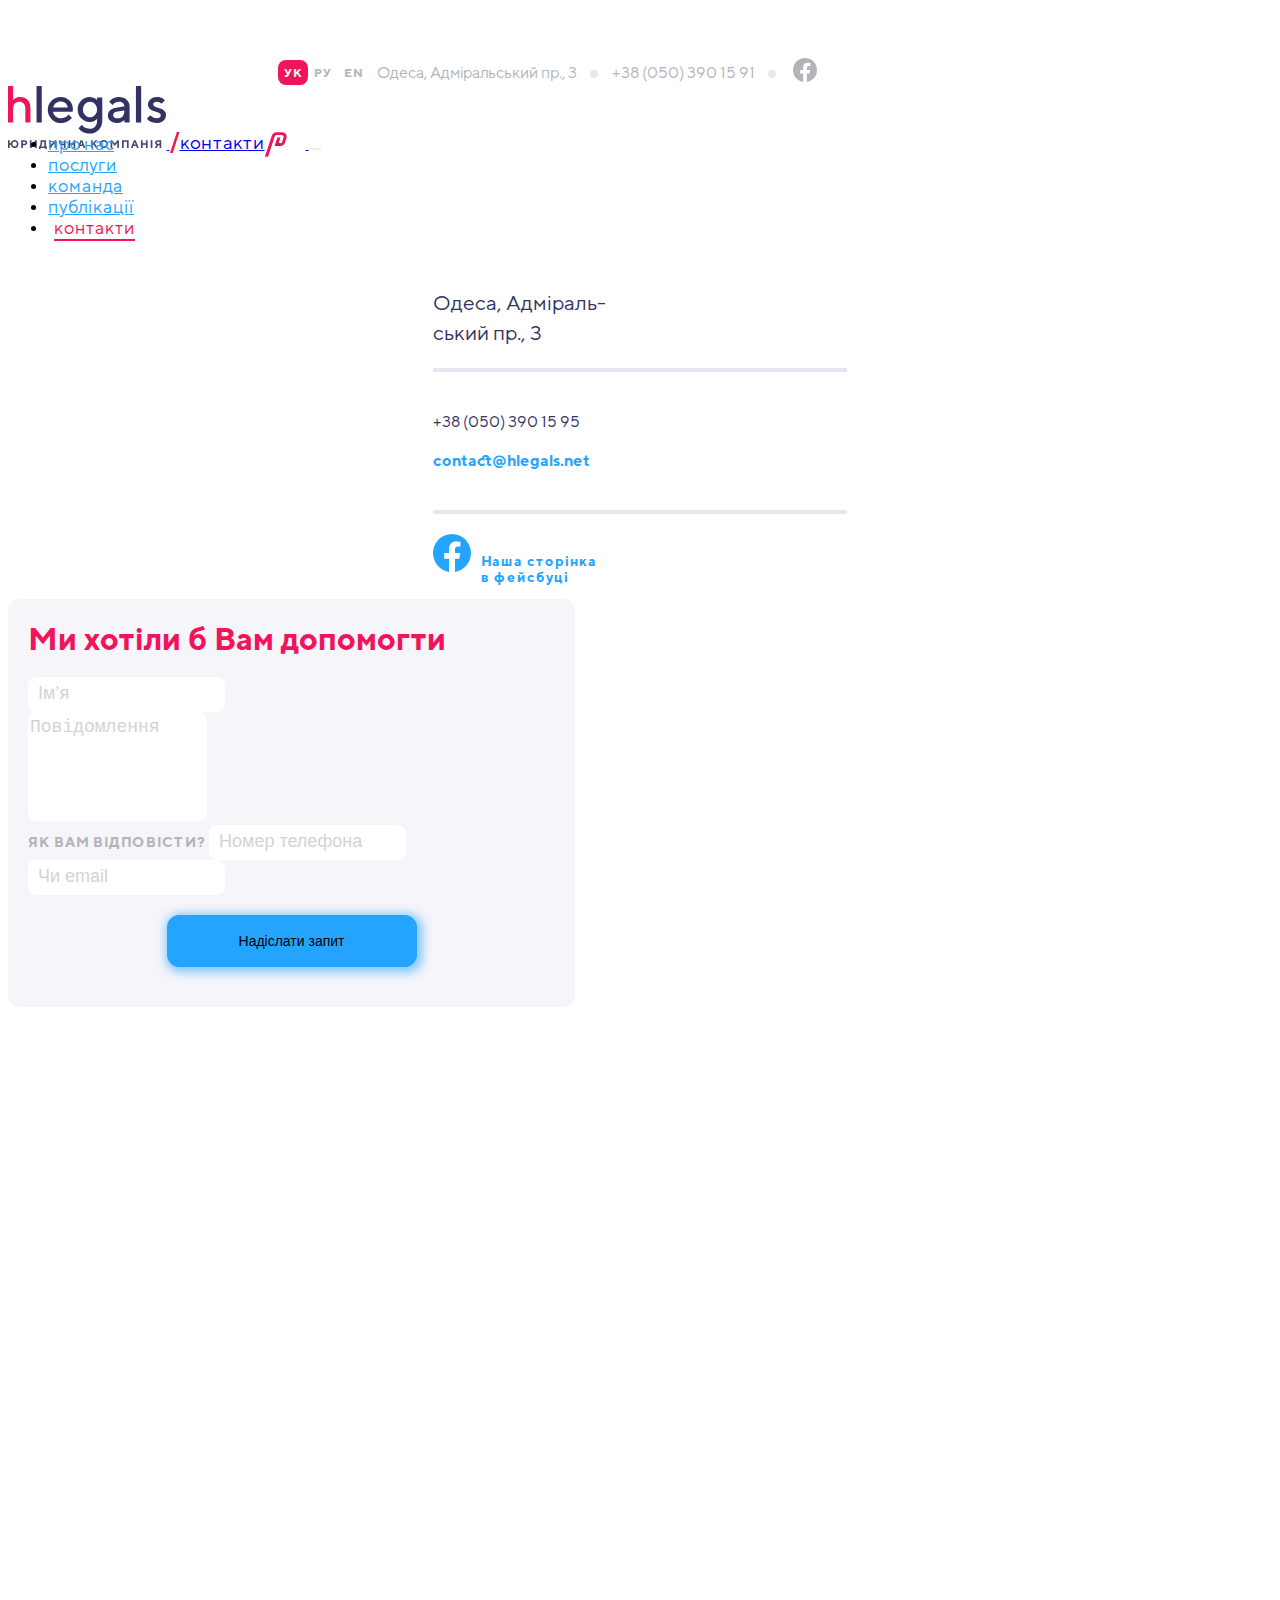
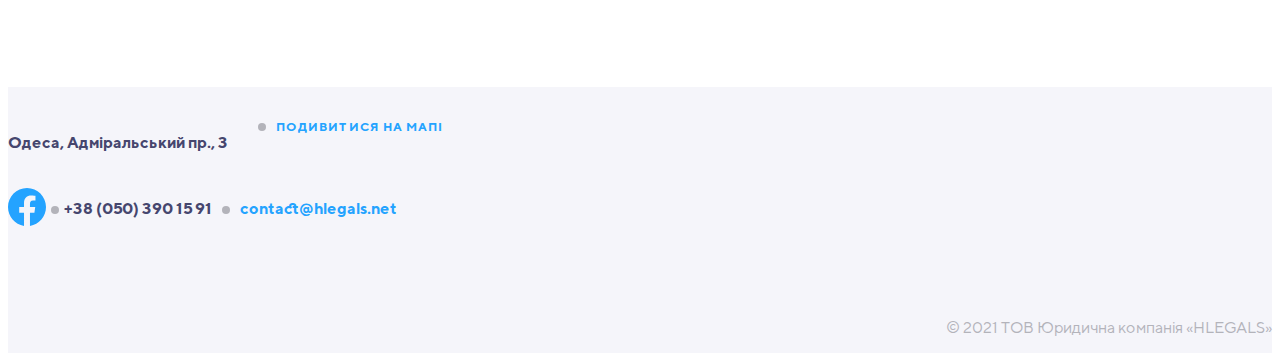
<file: contacts.html>
<!DOCTYPE html>
<html lang="uk">

<head>
    <meta charset="UTF-8">
    <meta http-equiv="X-UA-Compatible" content="IE=edge">
    <meta name="viewport" content="width=device-width, initial-scale=1.0">
    <link rel="icon" href="img/favicon.png">
    <link href="https://cdn.jsdelivr.net/npm/bootstrap@5.1.3/dist/css/bootstrap.min.css" rel="stylesheet"
        integrity="sha384-1BmE4kWBq78iYhFldvKuhfTAU6auU8tT94WrHftjDbrCEXSU1oBoqyl2QvZ6jIW3" crossorigin="anonymous">
    <link rel="stylesheet" href="css/style.css">
    <title>Contacts</title>
</head>

<body class="second-page">
    <div class="all-wrap">
        <nav class="navbar navbar-expand-lg navbar-light">
            <div class="container navbar-container">

                <div class="navbar-top">
                    <div class="navbar-language">
                        <a href="" class="navbar-language-item active">УК</a>
                        <a href="" class="navbar-language-item">РУ</a>
                        <a href="" class="navbar-language-item">EN</a>
                    </div>
                    <p class="navbar-address">Одеса, Адміральський пр., 3</p>
                    <a href="tel:+38(050)3901591" class="navbar-phone">+38 (050) 390 15 91</a>
                    <a href="https://facebook.com" class="navbar-social"><img src="img/facebook-gray.svg" alt="facebook"></a>
                </div>

                <a class="navbar-brand" href="index.html">
                    <img src="img/logo-black.svg" alt="logo">
                    <span class="navbar-brand-more">контакти</span>
                </a>
                <button class="navbar-toggler" type="button" data-bs-toggle="collapse"
                    data-bs-target="#navbarSupportedContent" aria-controls="navbarSupportedContent"
                    aria-expanded="false" aria-label="Toggle navigation">
                    <span class="navbar-toggler-icon"></span>
                </button>
                <div class="collapse navbar-collapse" id="navbarSupportedContent">
                    <ul class="navbar-nav ms-auto mb-2 mb-lg-0">
                        <li class="nav-item">
                            <a class="nav-link" href="about.html">про нас</a>
                        </li>
                        <li class="nav-item">
                            <a class="nav-link" href="#">послуги</a>
                        </li>
                        <li class="nav-item">
                            <a class="nav-link" href="team.html">команда</a>
                        </li>
                        <li class="nav-item">
                            <a class="nav-link" href="#">публікації</a>
                        </li>
                        <li class="nav-item">
                            <a class="nav-link nav-link-active" href="contacts.html">контакти</a>
                        </li>
                    </ul>
                </div>
            </div>
        </nav>

        <section class="contact-sect">
            <div class="container">
                <div class="row">
                    <div class="col-md-12 col-lg-6">
                        <div class="contact-info-wrap">
                            <div class="contact-info">
                                <div class="contact-info-item">
                                    <p class="contact-info-address">Одеса, Адміральський пр., 3</p>
                                </div>
                                <div class="contact-info-item">
                                    <p class="item-wrap"><a href="#" class="contact-info-phone">+38 (050) 390 15 95</a>
                                    </p>
                                    <p class="item-wrap-email"><a href="mailto:contact@hlegals.net" class="e-mail">contact@hlegals.net</a></p>
                                </div>
                                <div class="contact-info-item">
                                    <a href="" class="footer-navbar-social">
                                        <img src="img/Facebook-blue.svg" alt="facebook">
                                    </a>
                                    <p class="contact-social-text">Наша сторінка в фейсбуці</p>
                                </div>
                            </div>
                        </div>
                    </div>
                    <div class="col-md-12 col-lg-6">
                        <div class="form-container">
                            <h2 class="section-heading form-heading">Ми хотіли б Вам допомогти</h2>
                            <form class="contact-form">
                                <div class="mb-3">
                                    <input type="text" class="form-control" name="firstname"
                                        aria-describedby="name" placeholder="Iм’я">
                                </div>
                                <div class="mb-3">
                                    <textarea class="form-control form-area-message" id="exampleFormControlTextarea1"
                                        rows="7" placeholder="Повідомлення"></textarea>
                                </div>
                                <div class="mb-3">
                                    <label for="telephone" class="form-label">Як вам відповісти?</label>
                                    <input type="tel" class="form-control" id="telephone" name="phone"
                                        placeholder="Номер телефона">
                                </div>
                                <div class="mb-3">
                                    <input type="email" class="form-control" name="mail" placeholder="Чи email">
                                </div>
                                <div class="btn-wrapper">
                                    <button type="submit" class="btn btn-primary form-btn">Надіслати запит</button>
                                </div>
                            </form>
                        </div>
                    </div>
                </div>
            </div>
        </section>

        <!-- <iframe width="560" height="315" src="https://www.youtube.com/embed/-BfkocOApc0" title="YouTube video player" frameborder="0" allow="accelerometer; autoplay; clipboard-write; encrypted-media; gyroscope; picture-in-picture" allowfullscreen></iframe>

        <iframe src="https://caniuse.com/" frameborder="0" width="800" height="300" ></iframe> -->

        <iframe class="contacts-map"
            src="https://maps.google.com/maps?q=%D0%9E%D0%B4%D0%B5%D1%81%D0%B0,%20%D0%90%D0%B4%D0%BC%D1%96%D1%80%D0%B0%D0%BB%D1%8C%D1%81%D1%8C%D0%BA%D0%B8%D0%B9%20%D0%BF%D1%80.,%203&t=&z=13&ie=UTF8&iwloc=&output=embed"
            frameborder="0" scrolling="no" marginheight="0" marginwidth="0"></iframe>
    </div>

    <footer>
        <div class="container">

            <div class="row">
                <div class="col-sm-12 col-md-12 col-lg-6">
                    <div class="map-address">
                        <p class="footer-navbar-address">Одеса, Адміральський пр., 3</p>
                        <a href="contacts.html" class="look-at-map">Подивитися на мапі</a>
                    </div>
                    <div class="footer-links">
                        <a href="https://facebook.com" class="footer-navbar-social"><img src="img/Facebook-blue.svg"
                                alt=""></a>
                        <a href="tel:+38(050)3901591" class="footer-navbar-phone">+38 (050) 390 15 91</a>
                        <a href="mailto:contact@hlegals.net" class="e-mail">contact@hlegals.net</a>
                    </div>
                </div>
                <div class="col-sm-12 col-md-12 col-lg-6">
                    <div class="rights">
                        <p class="all-rights">© 2021 ТОВ Юридична компанія «HLEGALS»</p>
                    </div>
                </div>
            </div>

        </div>
    </footer>

    <script src="https://cdn.jsdelivr.net/npm/bootstrap@5.1.3/dist/js/bootstrap.bundle.min.js"
        integrity="sha384-ka7Sk0Gln4gmtz2MlQnikT1wXgYsOg+OMhuP+IlRH9sENBO0LRn5q+8nbTov4+1p" crossorigin="anonymous">
        </script>

</body>

</html>
</file>
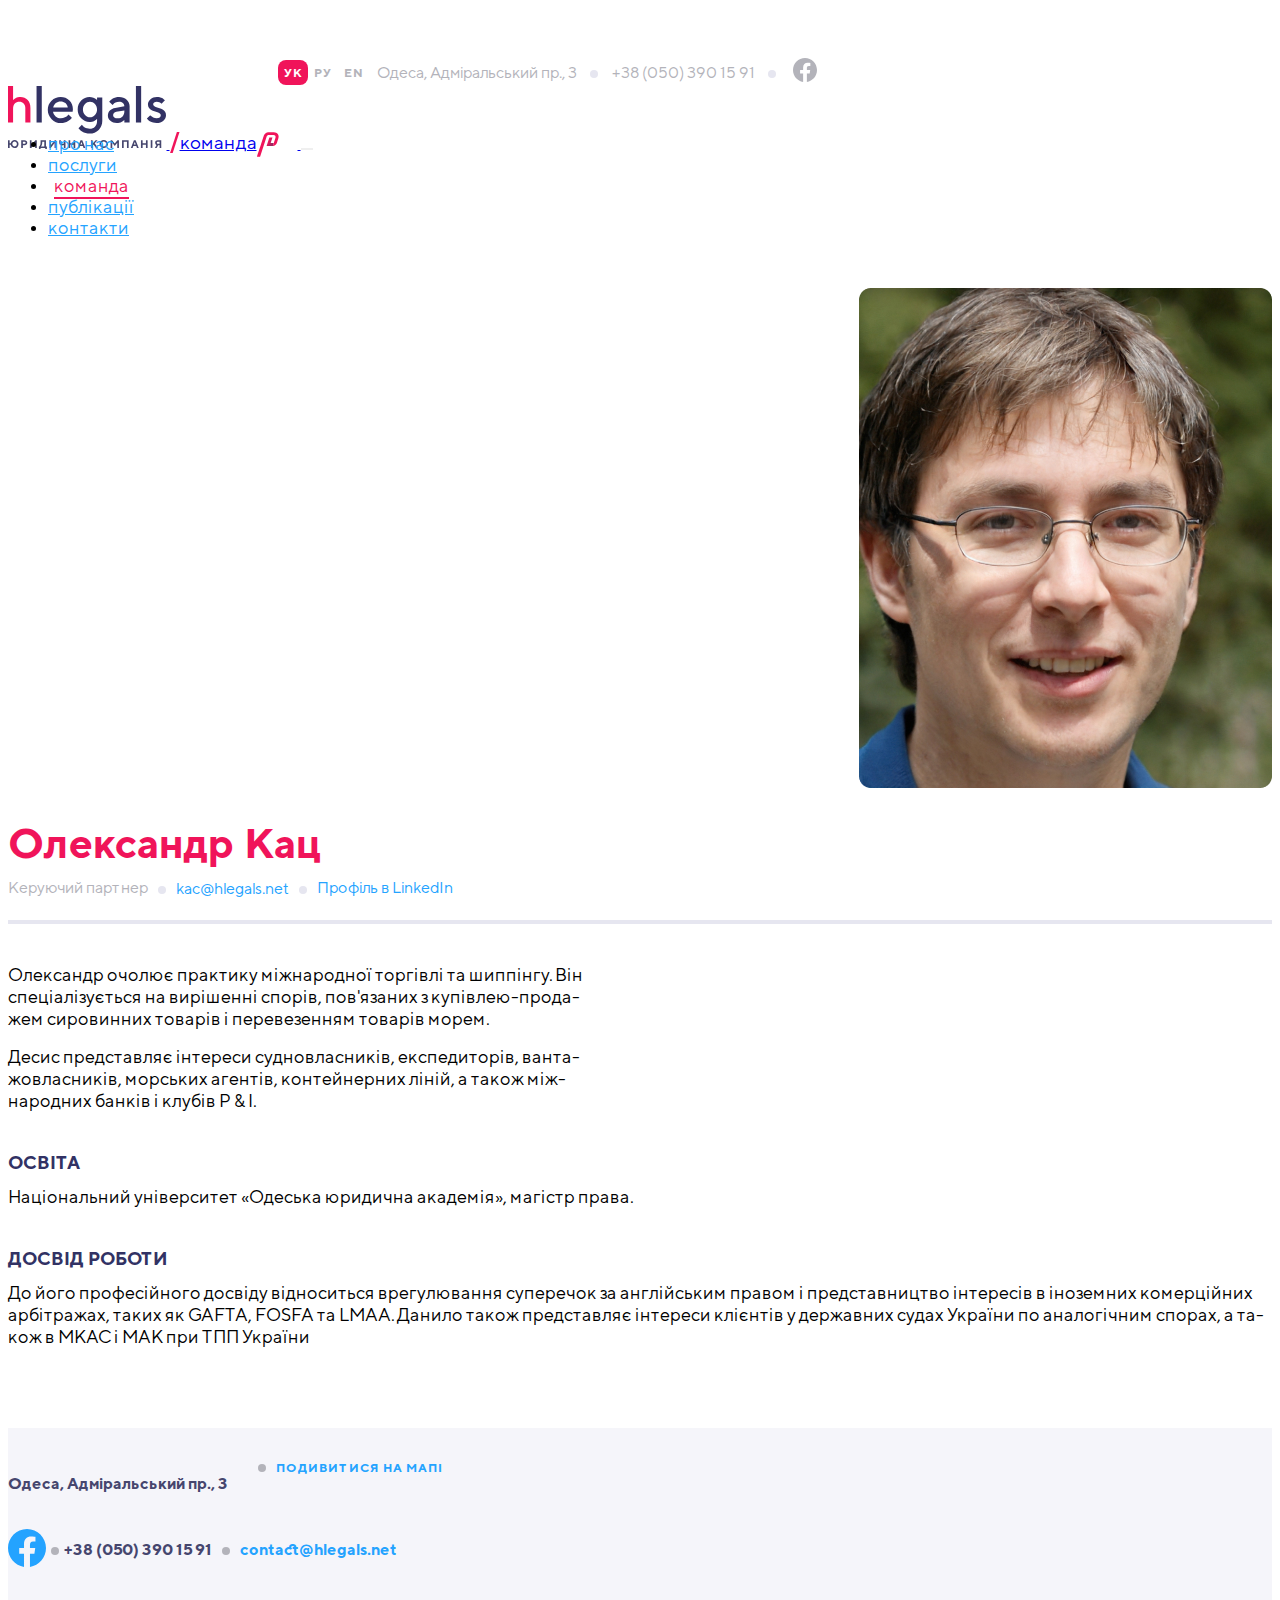
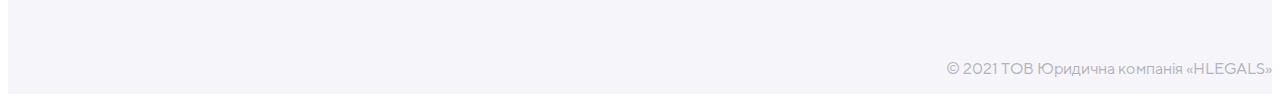
<file: team-member.html>
<!DOCTYPE html>
<html lang="uk">

<head>
    <meta charset="UTF-8">
    <meta http-equiv="X-UA-Compatible" content="IE=edge">
    <meta name="viewport" content="width=device-width, initial-scale=1.0">
    <link rel="icon" href="img/favicon.png">
    <link href="https://cdn.jsdelivr.net/npm/bootstrap@5.1.3/dist/css/bootstrap.min.css" rel="stylesheet"
        integrity="sha384-1BmE4kWBq78iYhFldvKuhfTAU6auU8tT94WrHftjDbrCEXSU1oBoqyl2QvZ6jIW3" crossorigin="anonymous">
    <link rel="stylesheet" href="css/style.css">
    <title>Team-member</title>
</head>

<body class="second-page">
    <div class="all-wrap">
        <nav class="navbar navbar-expand-lg navbar-light">
            <div class="container navbar-container">

                <div class="navbar-top">
                    <div class="navbar-language">
                        <a href="" class="navbar-language-item active">УК</a>
                        <a href="" class="navbar-language-item">РУ</a>
                        <a href="" class="navbar-language-item">EN</a>
                    </div>
                    <p class="navbar-address">Одеса, Адміральський пр., 3</p>
                    <a href="tel:+38(050)3901591" class="navbar-phone">+38 (050) 390 15 91</a>
                    <a href="" class="navbar-social"><img src="img/facebook-gray.svg" alt="facebook"></a>
                </div>

                <a class="navbar-brand" href="index.html">
                    <img src="img/logo-black.svg" alt="logo">
                    <span class="navbar-brand-more">команда</span>
                </a>
                <button class="navbar-toggler" type="button" data-bs-toggle="collapse"
                    data-bs-target="#navbarSupportedContent" aria-controls="navbarSupportedContent"
                    aria-expanded="false" aria-label="Toggle navigation">
                    <span class="navbar-toggler-icon"></span>
                </button>
                <div class="collapse navbar-collapse" id="navbarSupportedContent">
                    <ul class="navbar-nav ms-auto mb-2 mb-lg-0">
                        <li class="nav-item">
                            <a class="nav-link" href="about.html">про нас</a>
                        </li>
                        <li class="nav-item">
                            <a class="nav-link" href="#">послуги</a>
                        </li>
                        <li class="nav-item">
                            <a class="nav-link nav-link-active" href="team.html">команда</a>
                        </li>
                        <li class="nav-item">
                            <a class="nav-link" href="#">публікації</a>
                        </li>
                        <li class="nav-item">
                            <a class="nav-link" href="contacts.html">контакти</a>
                        </li>
                    </ul>
                </div>
            </div>
        </nav>

        <section class="team-member-sect">
            <div class="container">
                <div class="row">
                    <div class="col-sm-12 col-md-6 col-lg-5">
                        <div class="team-member">
                            <img src="img/team-members/member-1.jpg" class="team-member-img" alt="team member">
                        </div>
                    </div>
                    <div class="col-sm-12 col-md-6 col-lg-7">
                        <h2 class="section-heading team-member-heading">Олександр Кац</h2>
                        <div class="team-member-links">
                            <span class="member-role">Керуючий партнер</span>
                            <a href="mailto:kac@hlegals.net" class="e-mail team-email">kac@hlegals.net</a>
                            <a href="https://linkedin.com" class="linkedin">Профіль в LinkedIn</a>
                        </div>

                        <div class="team-member-info">
                            <div class="text-item-1">
                                <p class="team-member-text">
                                    Олександр очолює практику міжнародної торгівлі та шиппінгу. Він спеціалізується на
                                    вирішенні спорів, пов'язаних з купівлею-продажем сировинних товарів і перевезенням
                                    товарів морем.
                                </p>
                                <p class="team-member-text">Десис представляє інтереси судновласників, експедиторів,
                                    вантажовласників, морських агентів, контейнерних ліній, а також міжнародних банків і
                                    клубів P & I.</p>
                            </div>
                            <div class="text-item-2">
                                <p class="member-heading">Освіта</p>
                                <p class="team-member-text">Національний університет «Одеська юридична академія»,
                                    магістр
                                    права.</p>
                            </div>
                            <div class="text-item-3">
                                <p class="member-heading">Досвід роботи</p>
                                <p class="team-member-text">До його професійного досвіду відноситься врегулювання
                                    суперечок
                                    за англійським правом і представництво інтересів в іноземних комерційних арбітражах,
                                    таких як GAFTA, FOSFA та LMAA. Данило також представляє інтереси клієнтів у
                                    державних
                                    судах України по аналогічним спорах, а також в МКАС і МАК при ТПП України</p>
                            </div>
                        </div>
                    </div>
                </div>
            </div>
        </section>

    </div>

    <footer>
        <div class="container">

            <div class="row">
                <div class="col-sm-12 col-md-12 col-lg-6">
                    <div class="map-address">
                        <p class="footer-navbar-address">Одеса, Адміральський пр., 3</p>
                        <a href="contacts.html" class="look-at-map">Подивитися на мапі</a>
                    </div>
                    <div class="footer-links">
                        <a href="https://facebook.com" class="footer-navbar-social"><img src="img/Facebook-blue.svg"
                                alt=""></a>
                        <a href="tel:+38(050)3901591" class="footer-navbar-phone">+38 (050) 390 15 91</a>
                        <a href="mailto:contact@hlegals.net" class="e-mail">contact@hlegals.net</a>
                    </div>
                </div>
                <div class="col-sm-12 col-md-12 col-lg-6">
                    <div class="rights">
                        <p class="all-rights">© 2021 ТОВ Юридична компанія «HLEGALS»</p>
                    </div>
                </div>
            </div>

        </div>
    </footer>

    <script src="https://cdn.jsdelivr.net/npm/bootstrap@5.1.3/dist/js/bootstrap.bundle.min.js"
        integrity="sha384-ka7Sk0Gln4gmtz2MlQnikT1wXgYsOg+OMhuP+IlRH9sENBO0LRn5q+8nbTov4+1p" crossorigin="anonymous">
        </script>

</body>

</html>
</file>
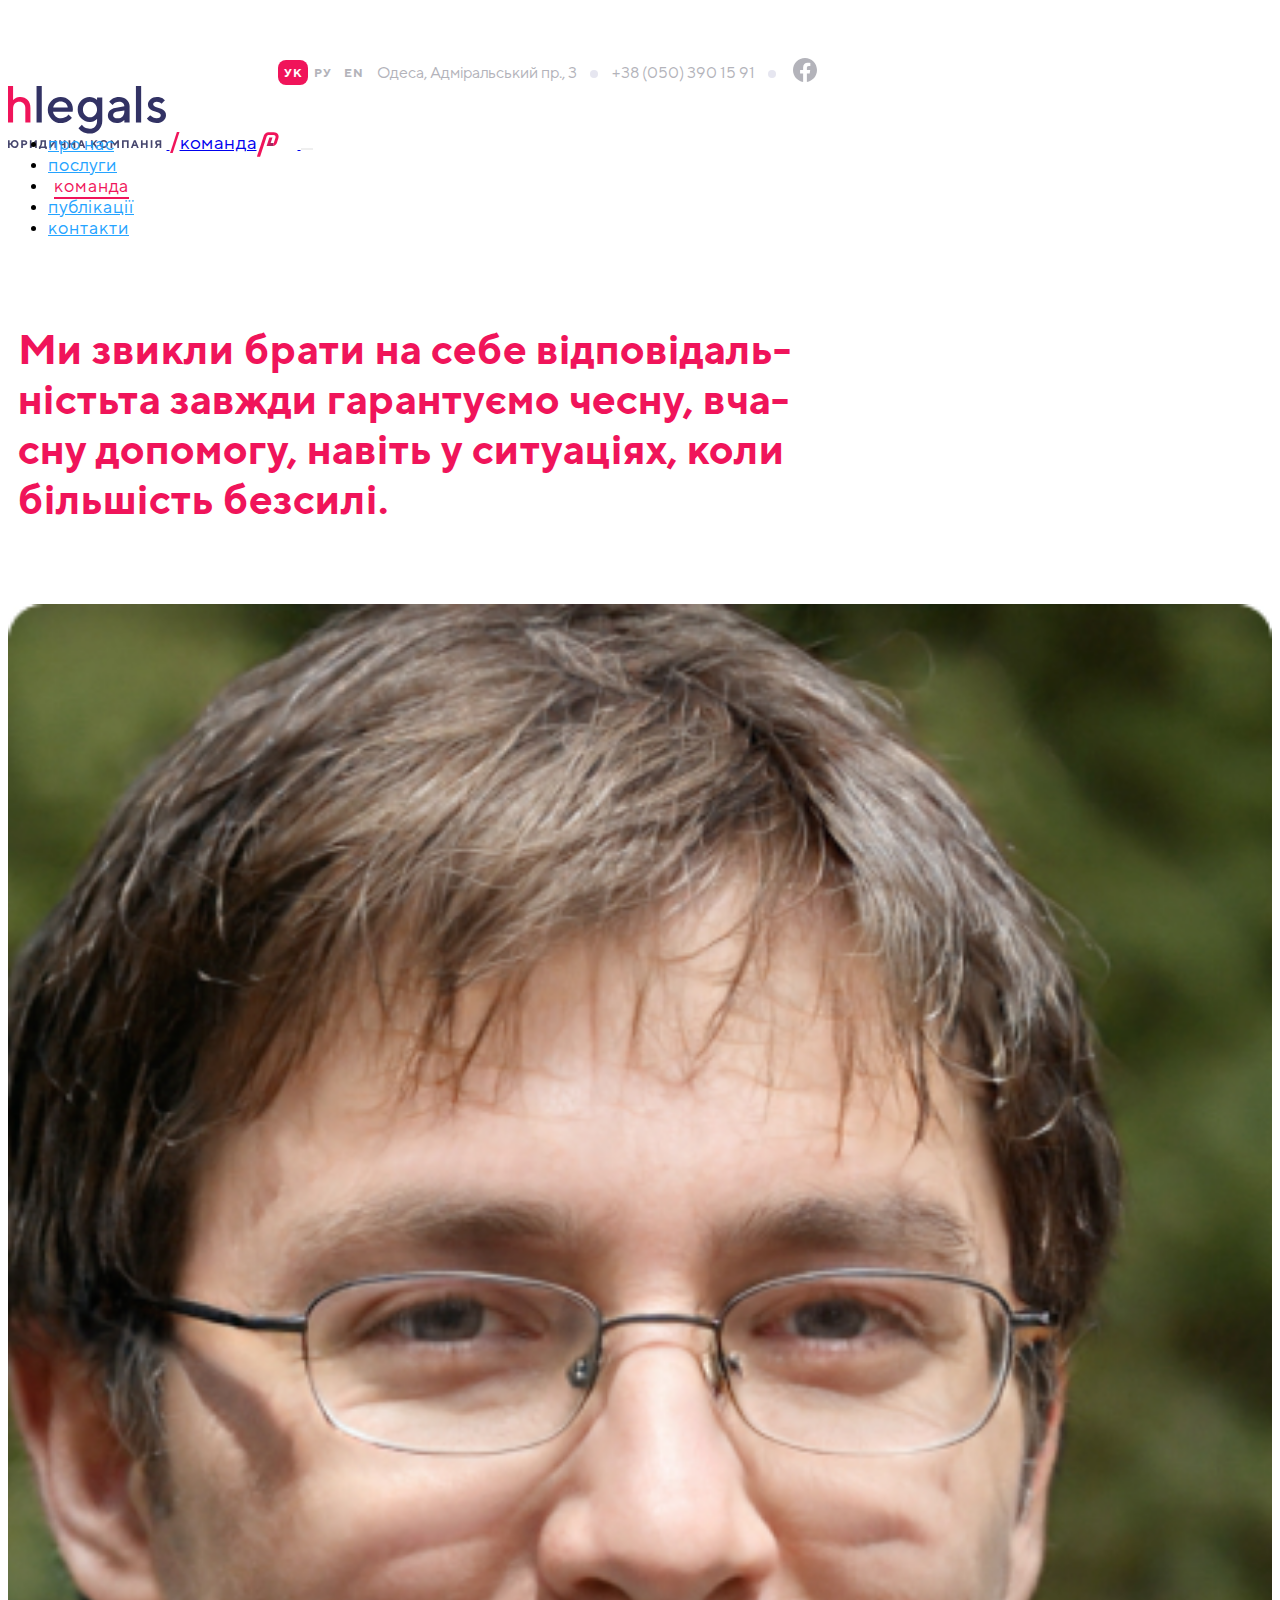
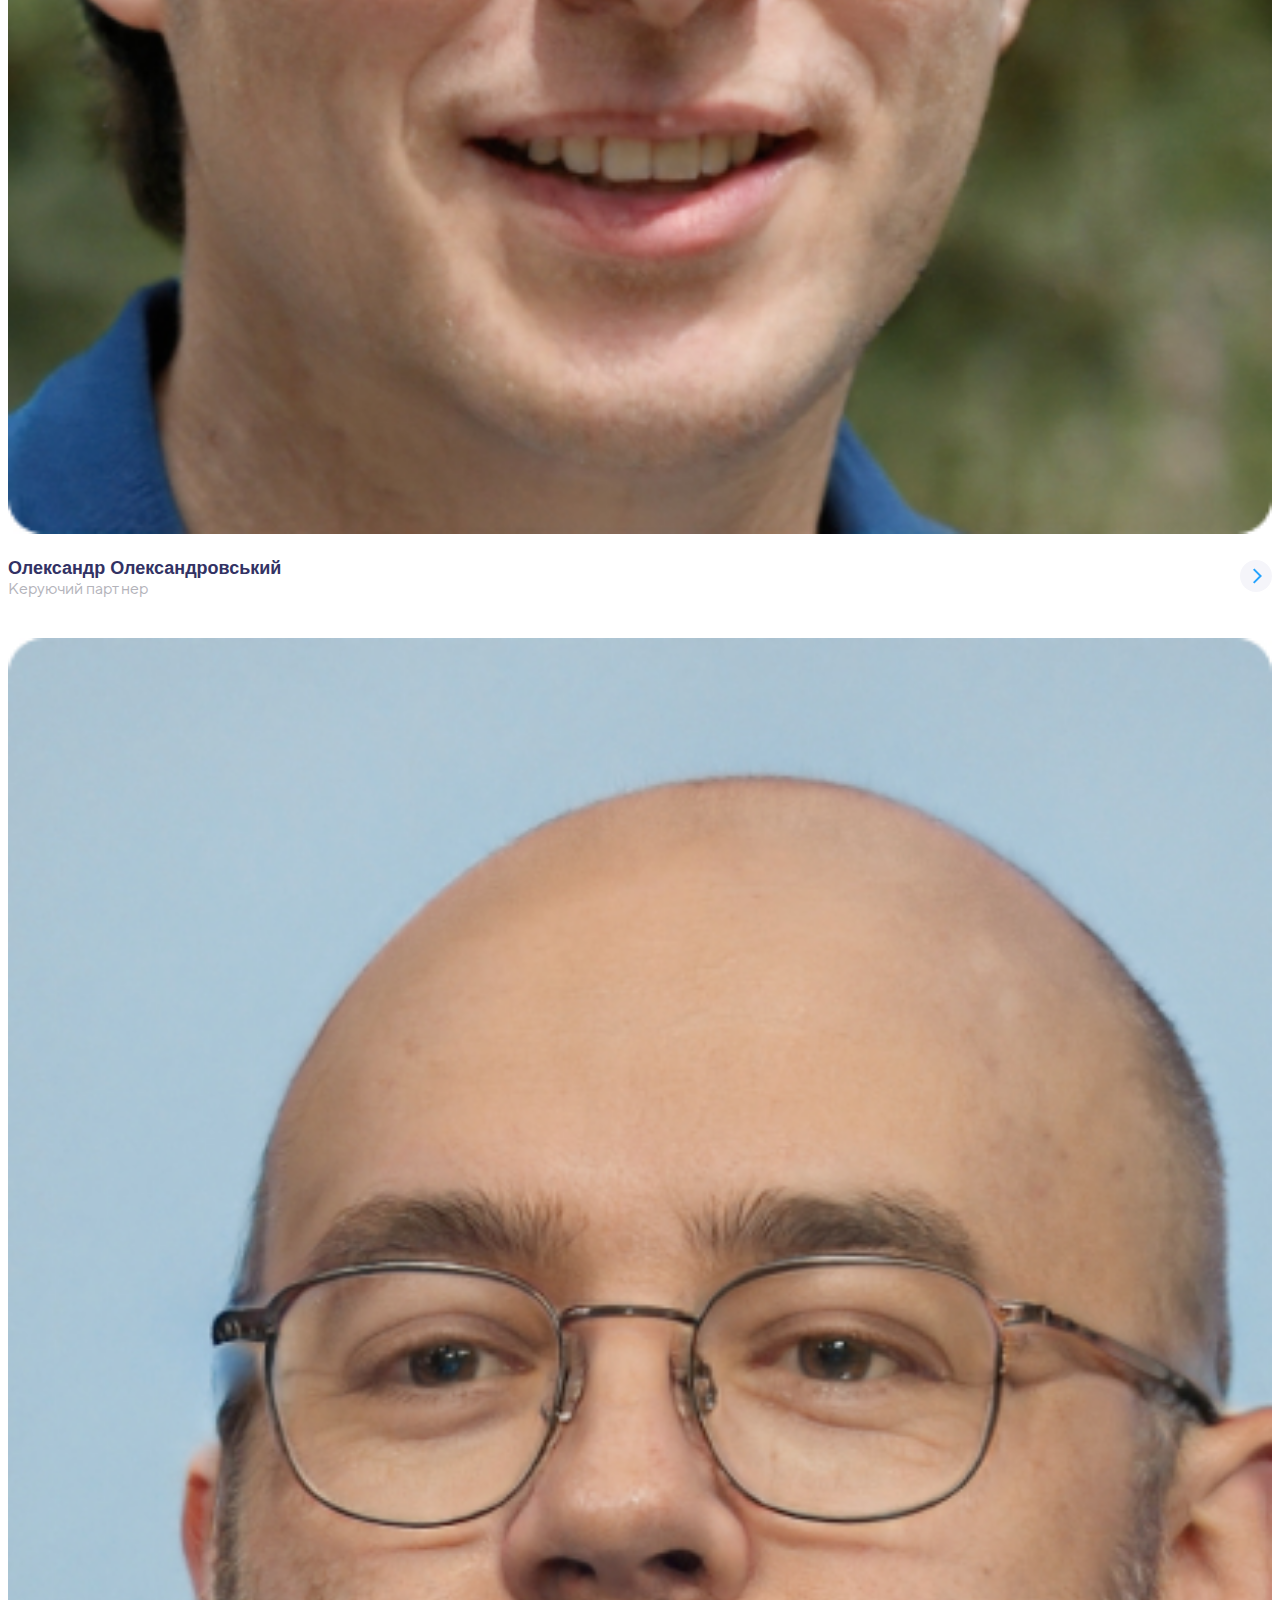
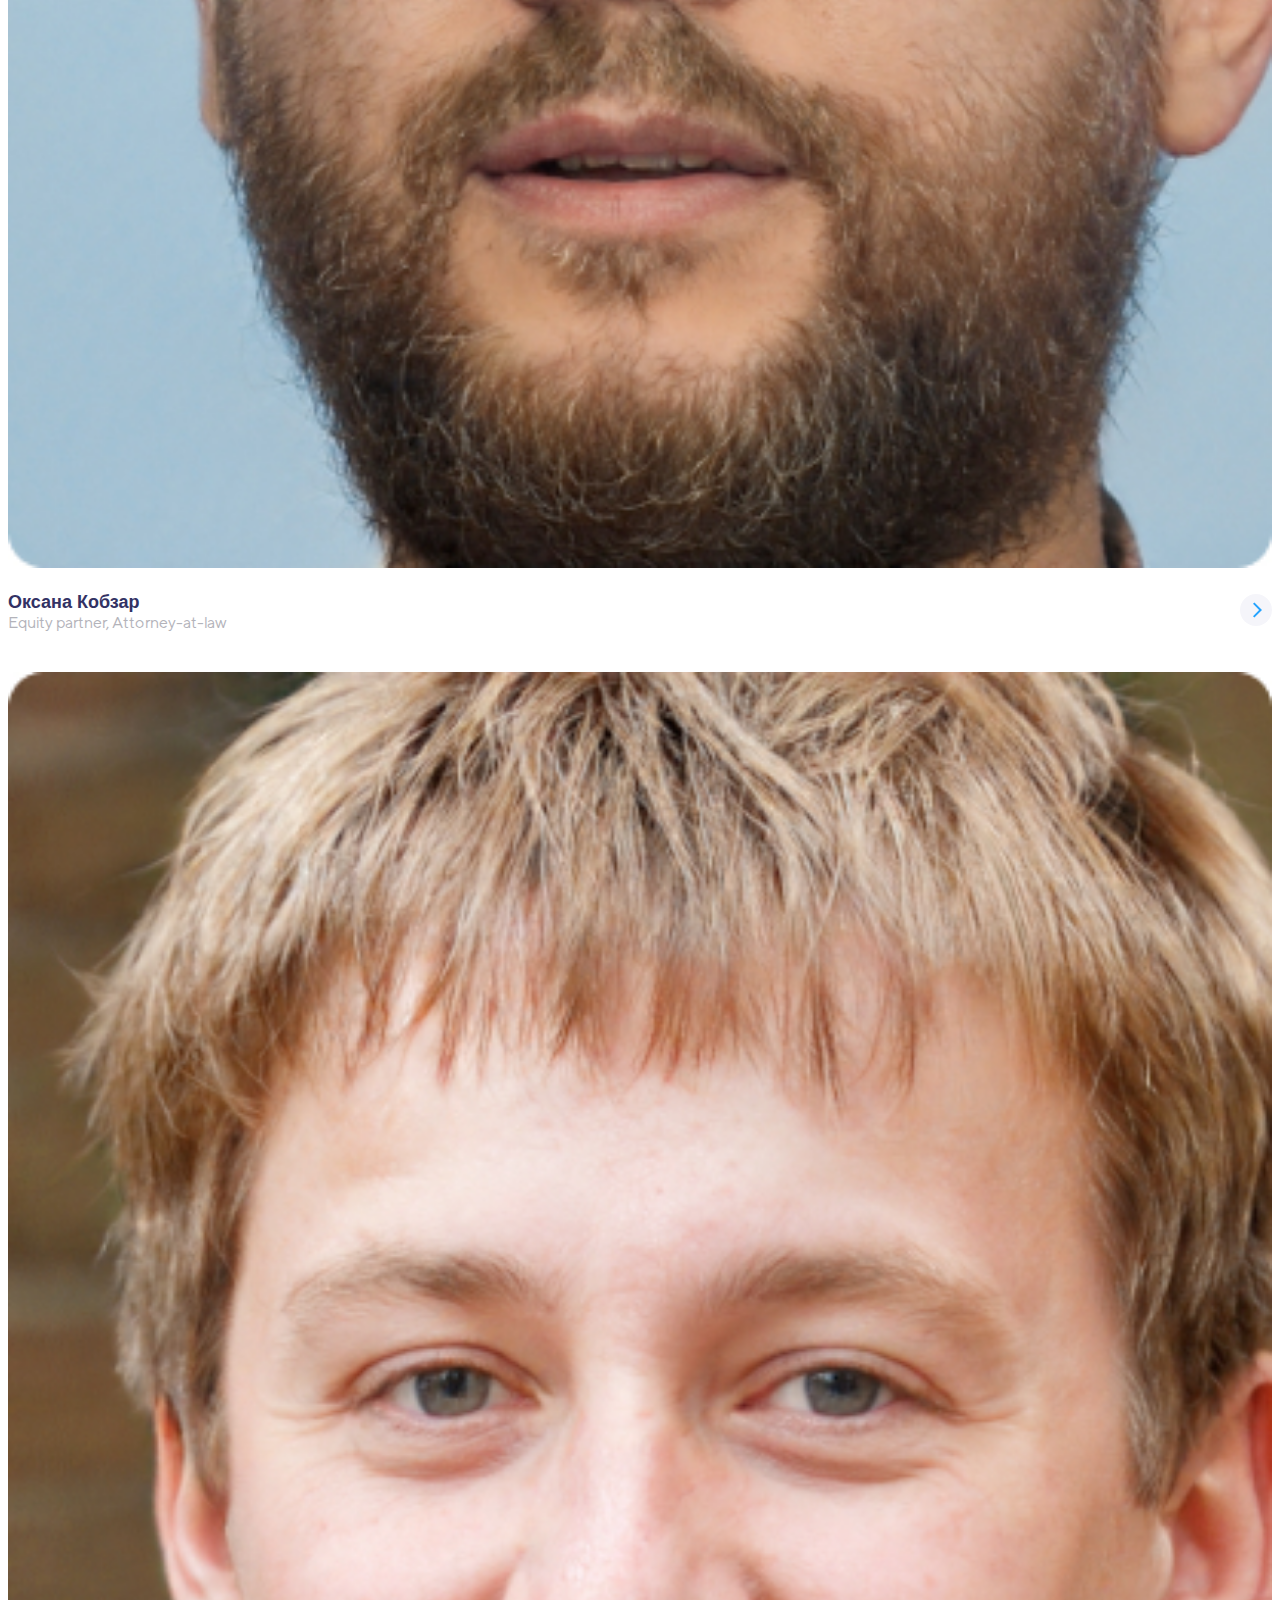
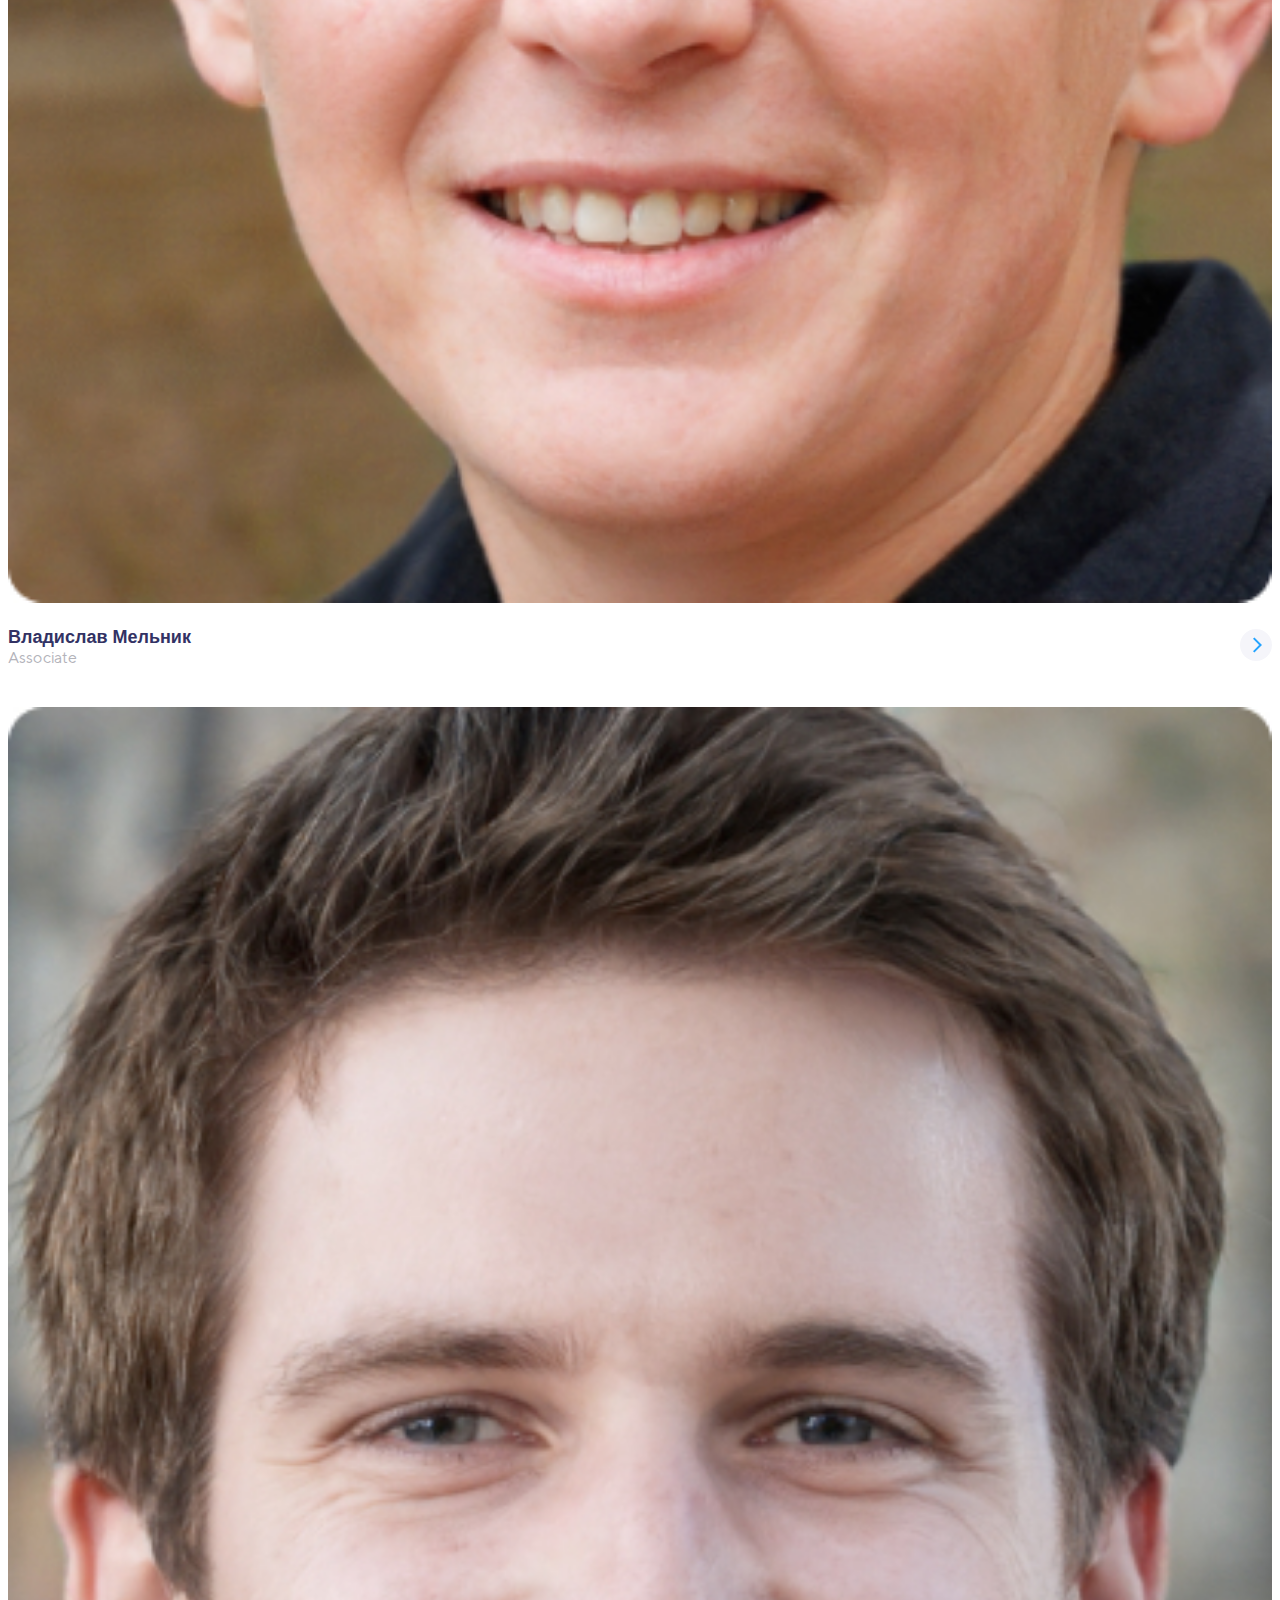
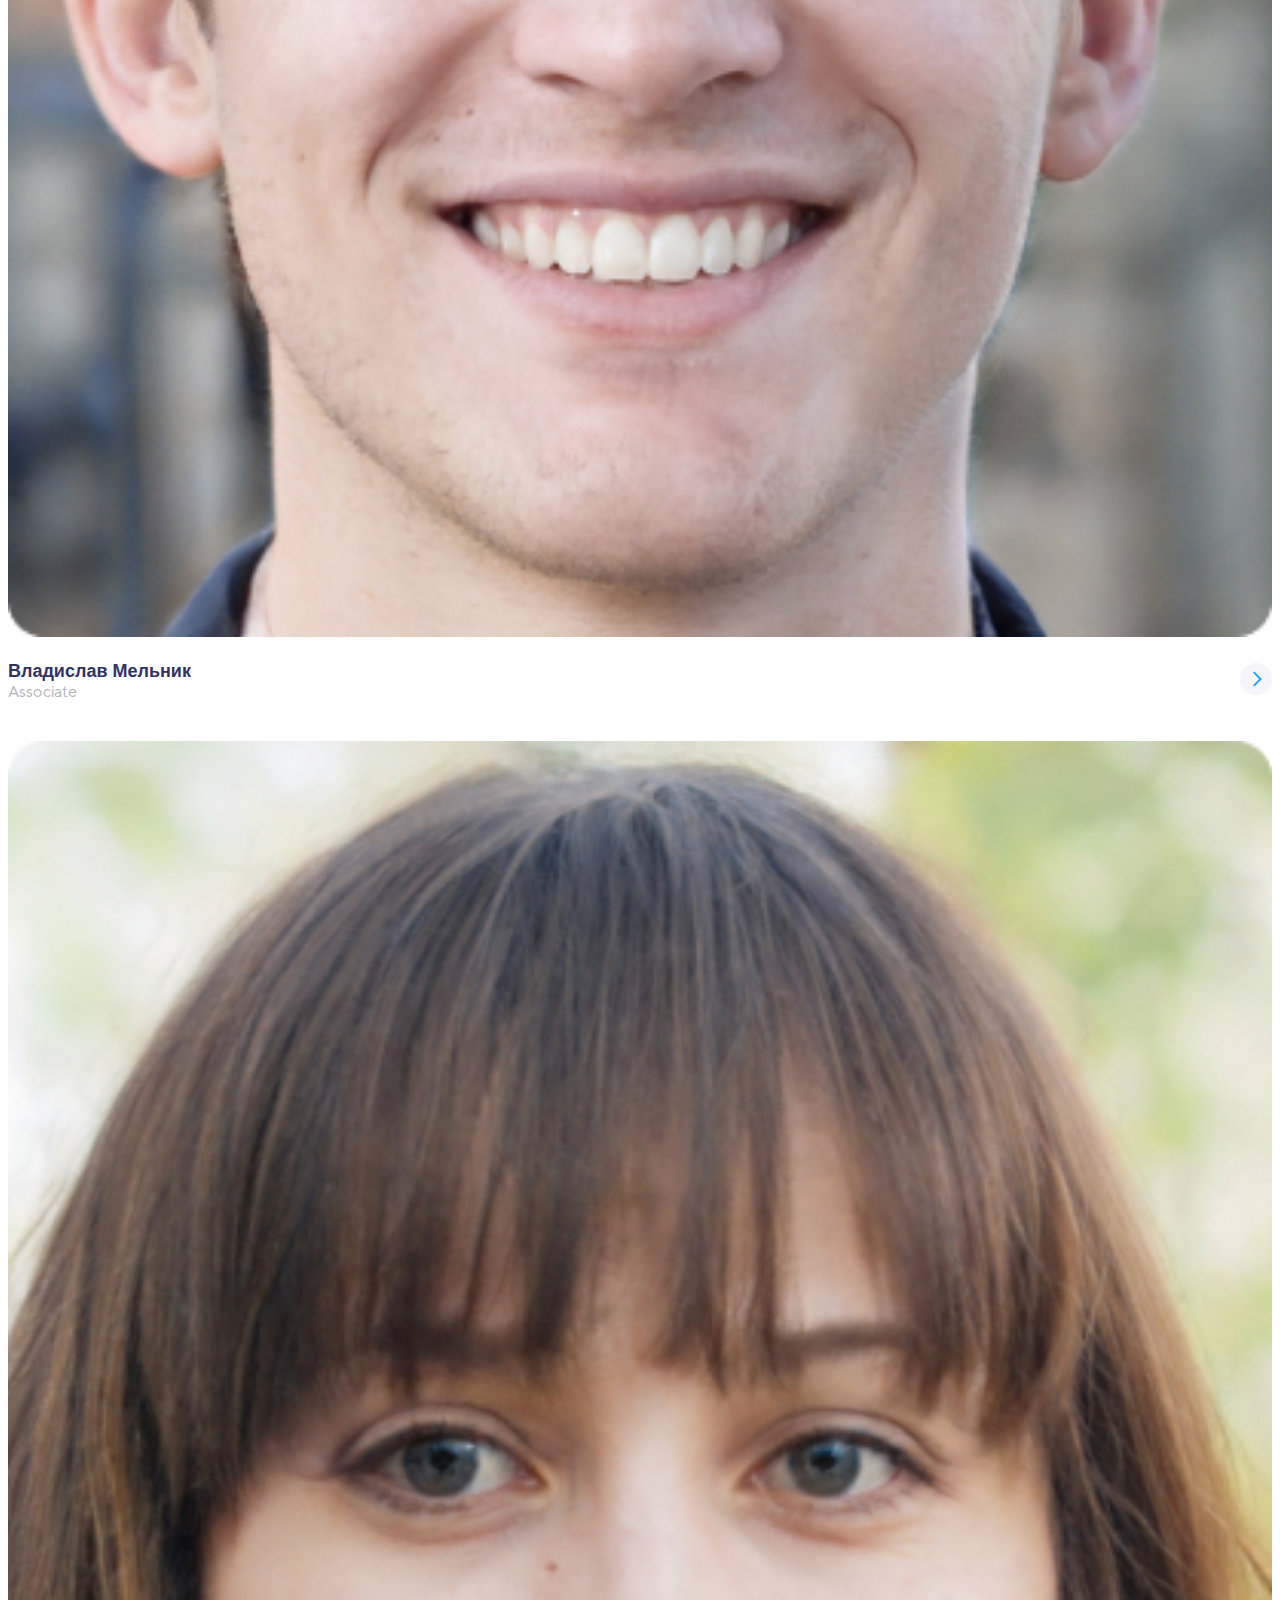
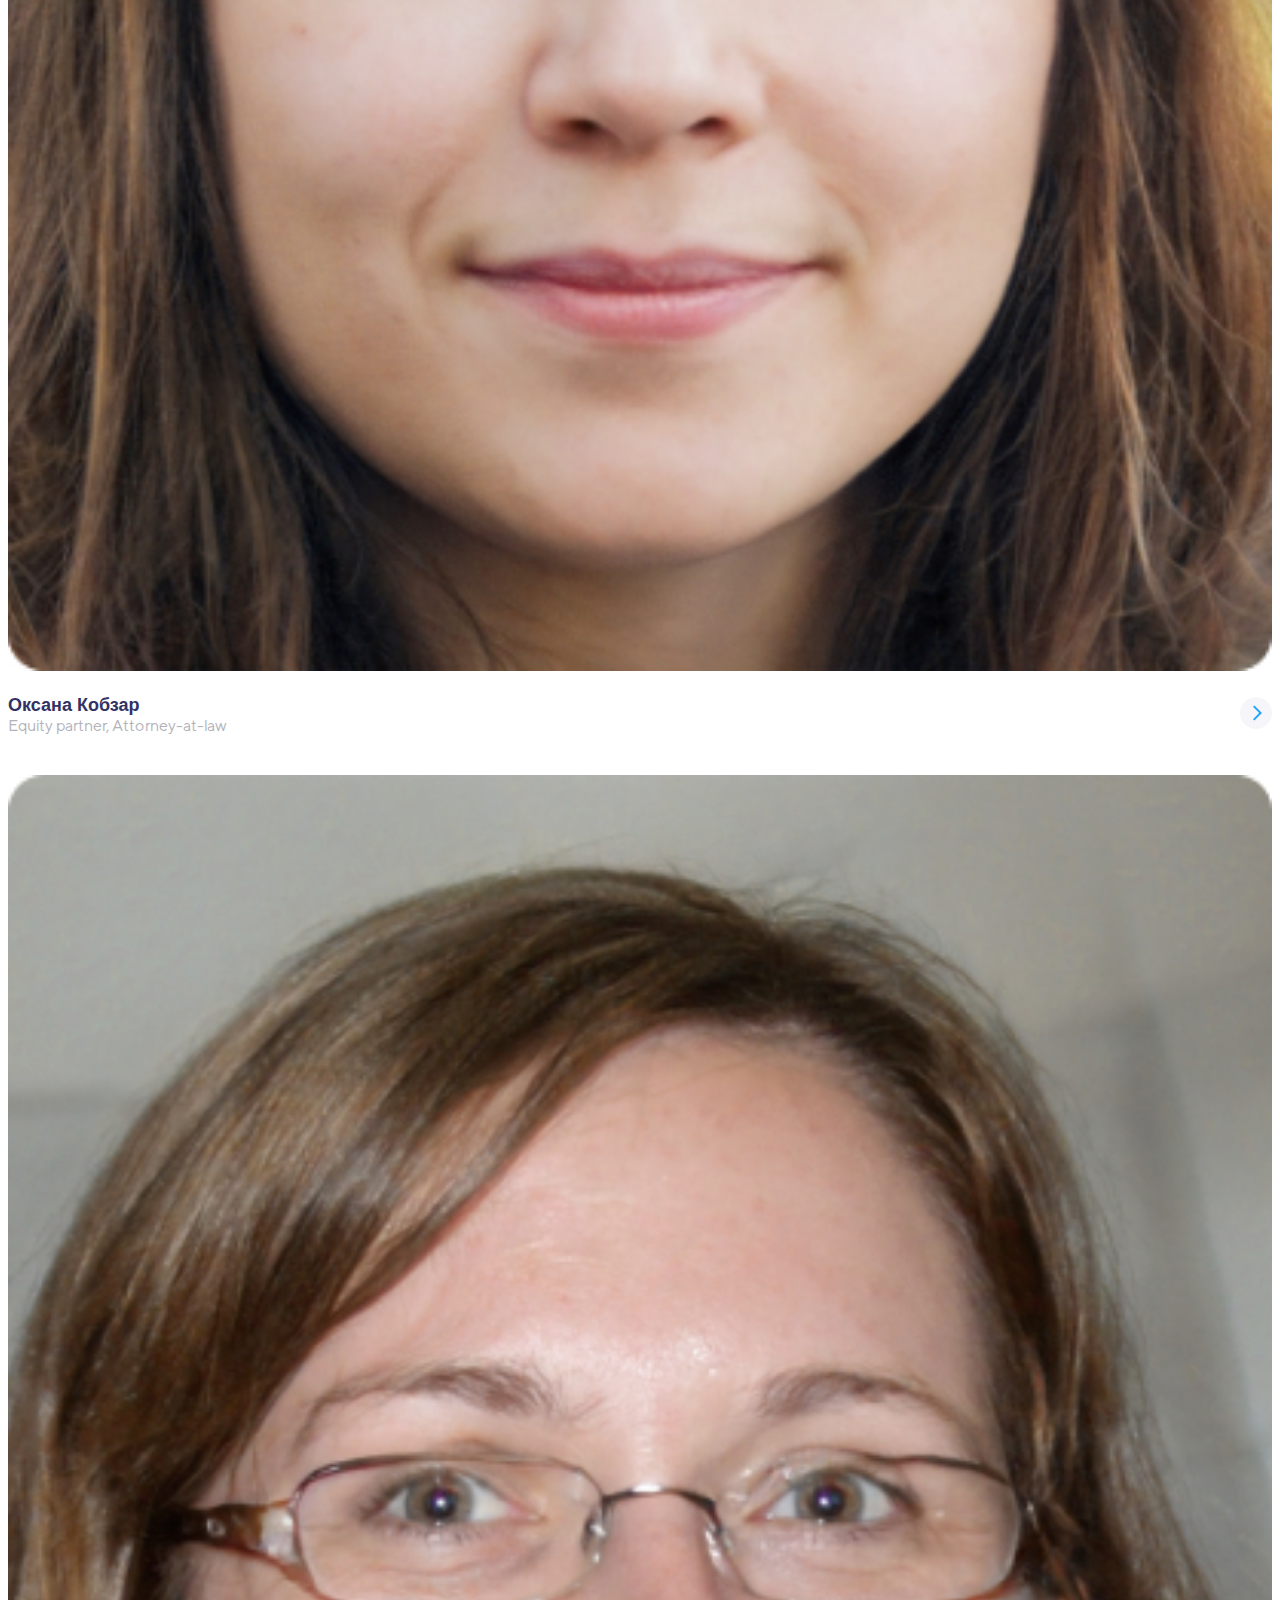
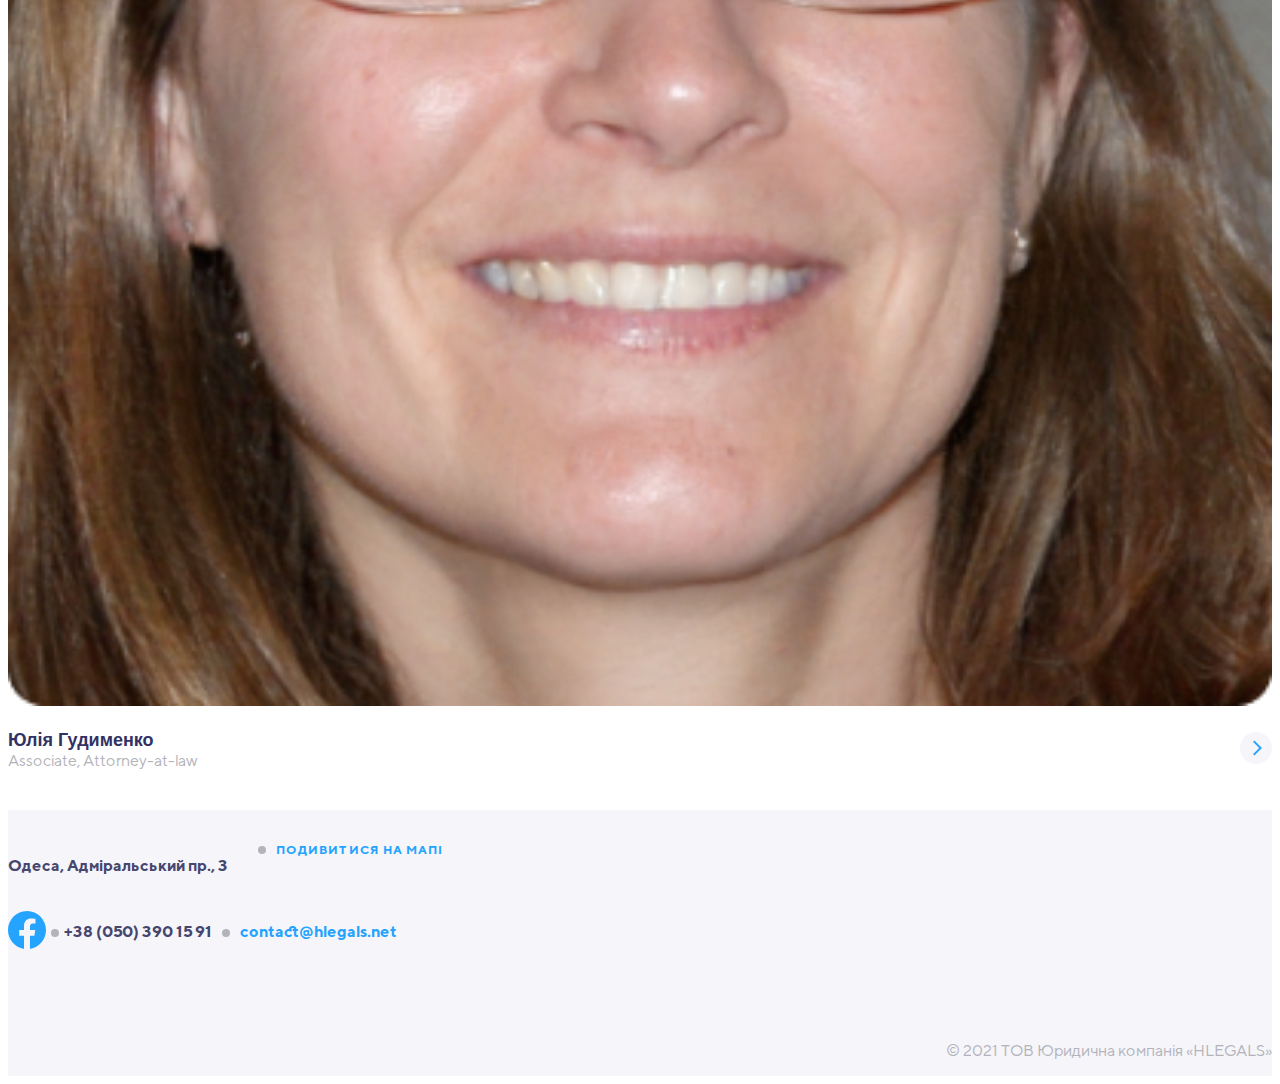
<file: team.html>
<!DOCTYPE html>
<html lang="uk">

<head>
    <meta charset="UTF-8">
    <meta http-equiv="X-UA-Compatible" content="IE=edge">
    <meta name="viewport" content="width=device-width, initial-scale=1.0">
    <link href="https://cdn.jsdelivr.net/npm/bootstrap@5.1.3/dist/css/bootstrap.min.css" rel="stylesheet"
        integrity="sha384-1BmE4kWBq78iYhFldvKuhfTAU6auU8tT94WrHftjDbrCEXSU1oBoqyl2QvZ6jIW3" crossorigin="anonymous">
        <link rel="icon" href="img/favicon.png">
        <link rel="stylesheet" href="css/style.css">
    <title>Hlegals-team</title>
</head>

<body class="second-page">
    <nav class="navbar navbar-expand-lg navbar-light">
        <div class="container navbar-container">

            <div class="navbar-top">
                <div class="navbar-language">
                    <a href="" class="navbar-language-item active">УК</a>
                    <a href="" class="navbar-language-item">РУ</a>
                    <a href="" class="navbar-language-item">EN</a>
                </div>
                <p class="navbar-address">Одеса, Адміральський пр., 3</p>
                <a href="tel:+38(050)3901591" class="navbar-phone">+38 (050) 390 15 91</a>
                <a href="" class="navbar-social"><img src="img/facebook-gray.svg" alt="facebook"></a>
            </div>

            <a class="navbar-brand" href="index.html">
                <img src="img/logo-black.svg" alt="logo">
                <span class="navbar-brand-more">команда</span>
            </a>
            <button class="navbar-toggler" type="button" data-bs-toggle="collapse"
                data-bs-target="#navbarSupportedContent" aria-controls="navbarSupportedContent"
                aria-expanded="false" aria-label="Toggle navigation">
                <span class="navbar-toggler-icon"></span>
            </button>
            <div class="collapse navbar-collapse" id="navbarSupportedContent">
                <ul class="navbar-nav ms-auto mb-2 mb-lg-0">
                    <li class="nav-item">
                        <a class="nav-link" href="about.html">про нас</a>
                    </li>
                    <li class="nav-item">
                        <a class="nav-link" href="#">послуги</a>
                    </li>
                    <li class="nav-item">
                        <a class="nav-link nav-link-active" href="team.html">команда</a>
                    </li>
                    <li class="nav-item">
                        <a class="nav-link" href="#">публікації</a>
                    </li>
                    <li class="nav-item">
                        <a class="nav-link" href="contacts.html">контакти</a>
                    </li>
                </ul>
            </div>
        </div>
    </nav>

    <section class="team-sect">
        <div class="container">
            <h2 class="section-heading team-sect-heading">Ми звикли брати на себе відповідальністьта завжди гарантуємо чесну,
                вчасну допомогу, навіть у ситуаціях, коли більшість безсилі.</h2>
            <div class="row row-gap">
                <div class="col-12 col-sm-6 col-md-6 col-lg-4 col-xl-4">
                    <div class="team-row">
                        <div class="info-img">
                            <img src="img/team-members/member-1.jpg" alt="team member">
                        </div>
                        <div class="info-text-section">
                            <div class="info-text">
                                <p class="info-name">Олександр Олександровський</p>
                                <p class="info-role">Керуючий партнер</p>
                            </div>
                            <div class="open-link">
                                <a href="team-member.html"><img src="img/Open.svg" alt="arrow"></a>
                            </div>
                        </div>
                    </div>
                </div>
                <div class="col-12 col-sm-6 col-md-6 col-lg-4 col-xl-4">
                    <div class="team-row">
                        <div class="info-img">
                            <img src="img/team-members/member-2.jpg" alt="team member">
                        </div>
                        <div class="info-text-section">
                            <div class="info-text">
                                <p class="info-name">Оксана Кобзар</p>
                                <p class="info-role">Equity partner, Attorney-at-law</p>
                            </div>
                            <div class="open-link">
                                <a href="team-member.html"><img src="img/Open.svg" alt="arrow"></a>
                            </div>
                        </div>
                    </div>
                </div>
                <div class="col-12 col-sm-6 col-md-6 col-lg-4 col-xl-4">
                    <div class="team-row">
                        <div class="info-img">
                            <img src="img/team-members/member-3.jpg" alt="team member">
                        </div>
                        <div class="info-text-section">
                            <div class="info-text">
                                <p class="info-name">Владислав Мельник</p>
                                <p class="info-role">Associate</p>
                            </div>
                            <div class="open-link">
                                <a href="team-member.html"><img src="img/Open.svg" alt="arrow"></a>
                            </div>
                        </div>
                    </div>
                </div>
                <div class="col-12 col-sm-6 col-md-6 col-lg-4 col-xl-4">
                    <div class="team-row">
                        <div class="info-img">
                            <img src="img/team-members/member-4.jpg" alt="team member">
                        </div>
                        <div class="info-text-section">
                            <div class="info-text">
                                <p class="info-name">Владислав Мельник</p>
                                <p class="info-role">Associate</p>
                            </div>
                            <div class="open-link">
                                <a href="team-member.html"><img src="img/Open.svg" alt="arrow"></a>
                            </div>
                        </div>
                    </div>
                </div>
                <div class="col-12 col-sm-6 col-md-6 col-lg-4 col-xl-4">
                    <div class="team-row">
                        <div class="info-img">
                            <img src="img/team-members/member-5.jpg" alt="team member">
                        </div>
                        <div class="info-text-section">
                            <div class="info-text">
                                <p class="info-name">Оксана Кобзар</p>
                                <p class="info-role">Equity partner, Attorney-at-law</p>
                            </div>
                            <div class="open-link">
                                <a href="team-member.html"><img src="img/Open.svg" alt="arrow"></a>
                            </div>
                        </div>
                    </div>
                </div>
                <div class="col-12 col-sm-6 col-md-6 col-lg-4 col-xl-4">
                    <div class="team-row">
                        <div class="info-img">
                            <img src="img/team-members/member-6.jpg" alt="team member">
                        </div>
                        <div class="info-text-section">
                            <div class="info-text">
                                <p class="info-name">Юлія Гудименко</p>
                                <p class="info-role">Associate, Attorney-at-law</p>
                            </div>
                            <div class="open-link">
                                <a href="team-member.html"><img src="img/Open.svg" alt="arrow"></a>
                            </div>
                        </div>
                    </div>
                </div>
            </div>
        </div>
    </section>

    <footer>
        <div class="container">

            <div class="row">
                <div class="col-sm-12 col-md-12 col-lg-6">
                    <div class="map-address">
                        <p class="footer-navbar-address">Одеса, Адміральський пр., 3</p>
                        <a href="contacts.html" class="look-at-map">Подивитися на мапі</a>
                    </div>
                    <div class="footer-links">
                        <a href="https://facebook.com" class="footer-navbar-social"><img src="img/Facebook-blue.svg"
                                alt=""></a>
                        <a href="tel:+38(050)3901591" class="footer-navbar-phone">+38 (050) 390 15 91</a>
                        <a href="mailto:contact@hlegals.net" class="e-mail">contact@hlegals.net</a>
                    </div>
                </div>
                <div class="col-sm-12 col-md-12 col-lg-6">
                    <div class="rights">
                        <p class="all-rights">© 2021 ТОВ Юридична компанія «HLEGALS»</p>
                    </div>
                </div>
            </div>

        </div>
    </footer>

    <script src="https://cdn.jsdelivr.net/npm/bootstrap@5.1.3/dist/js/bootstrap.bundle.min.js"
        integrity="sha384-ka7Sk0Gln4gmtz2MlQnikT1wXgYsOg+OMhuP+IlRH9sENBO0LRn5q+8nbTov4+1p" crossorigin="anonymous">
        </script>
</body>

</html>
</file>
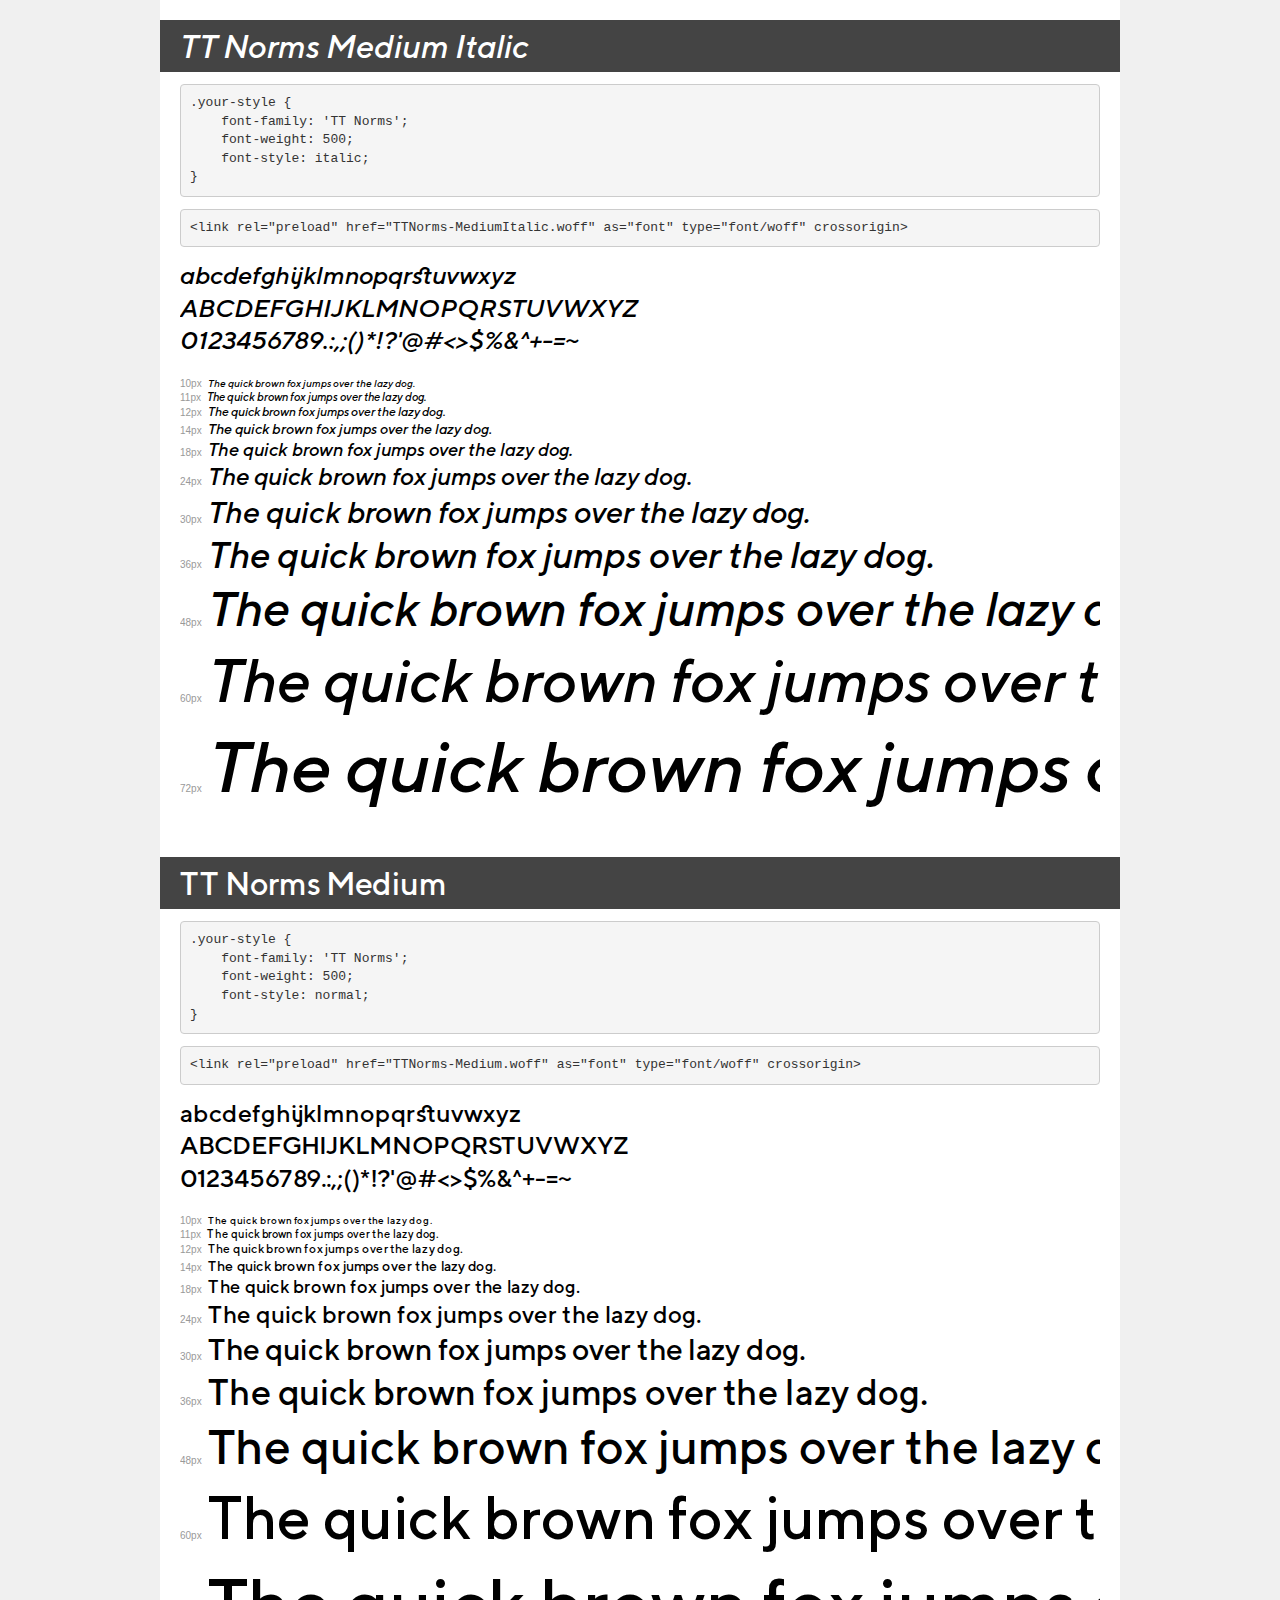
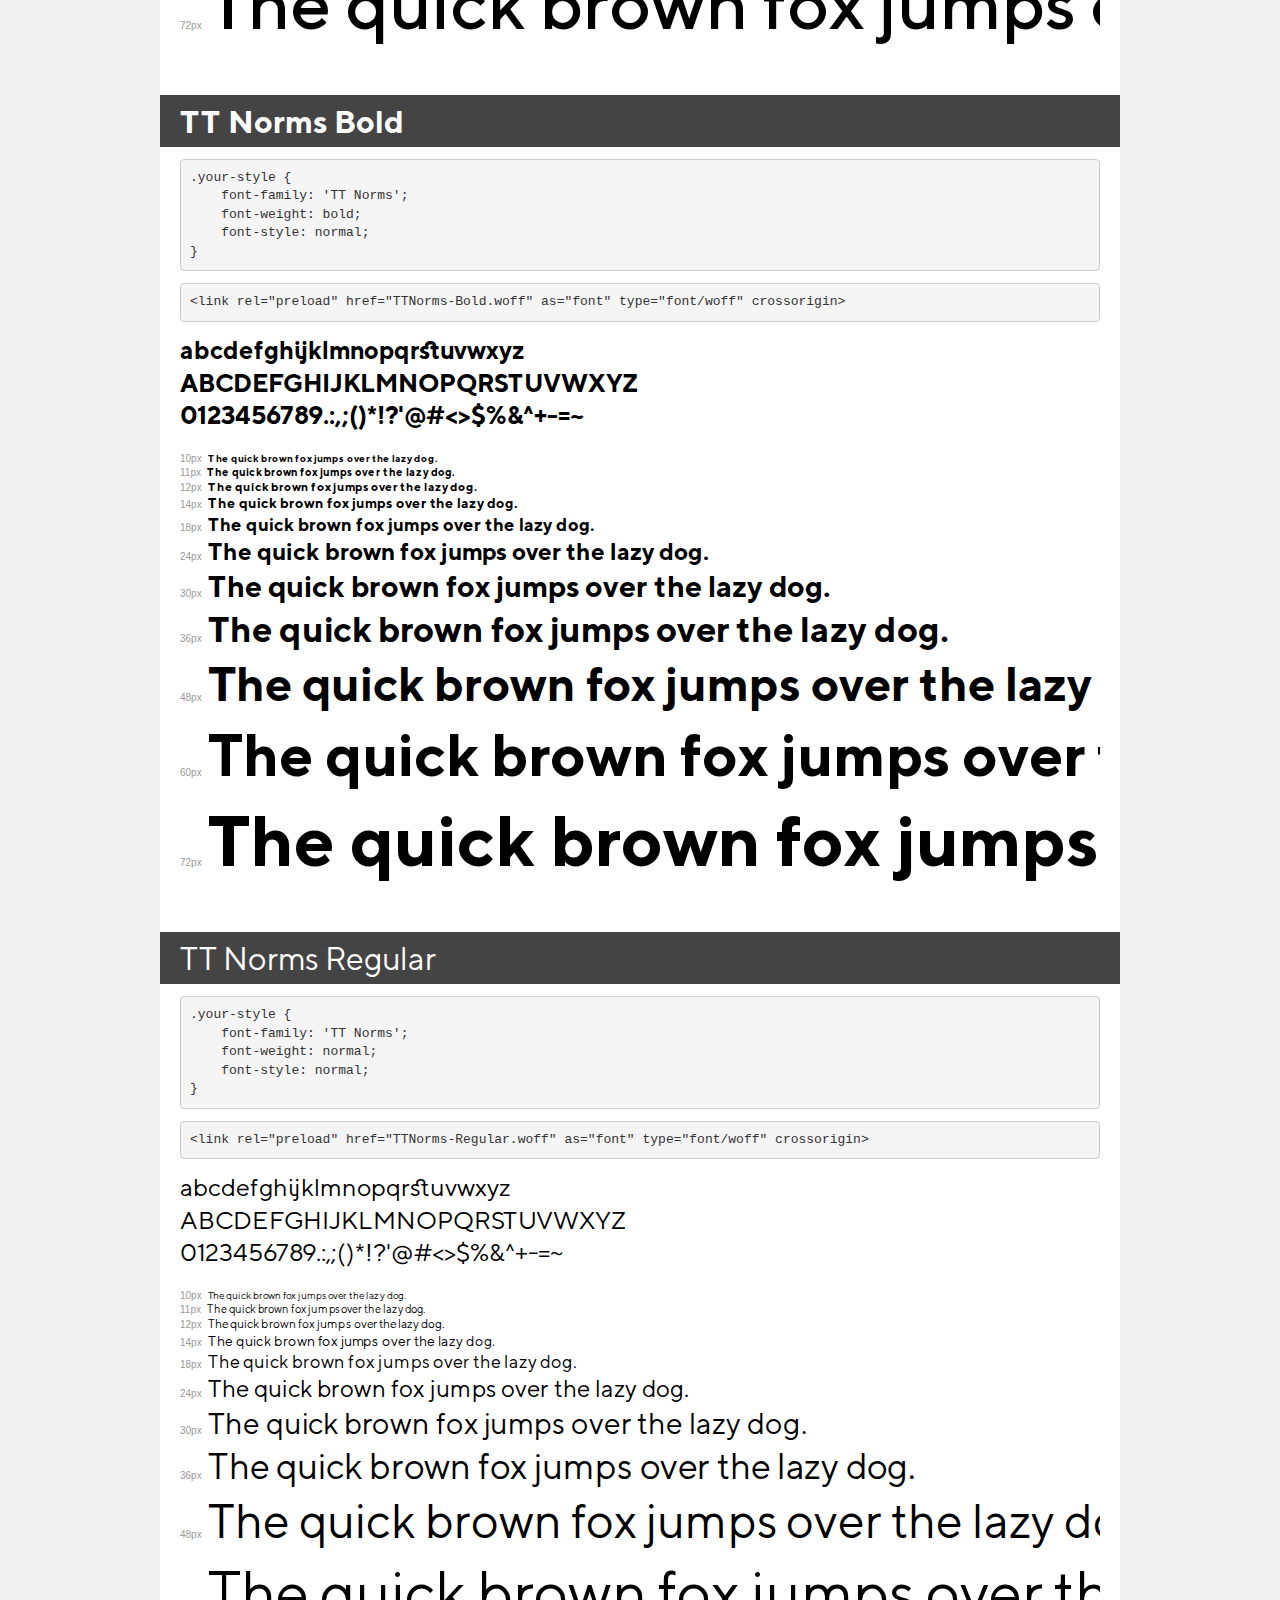
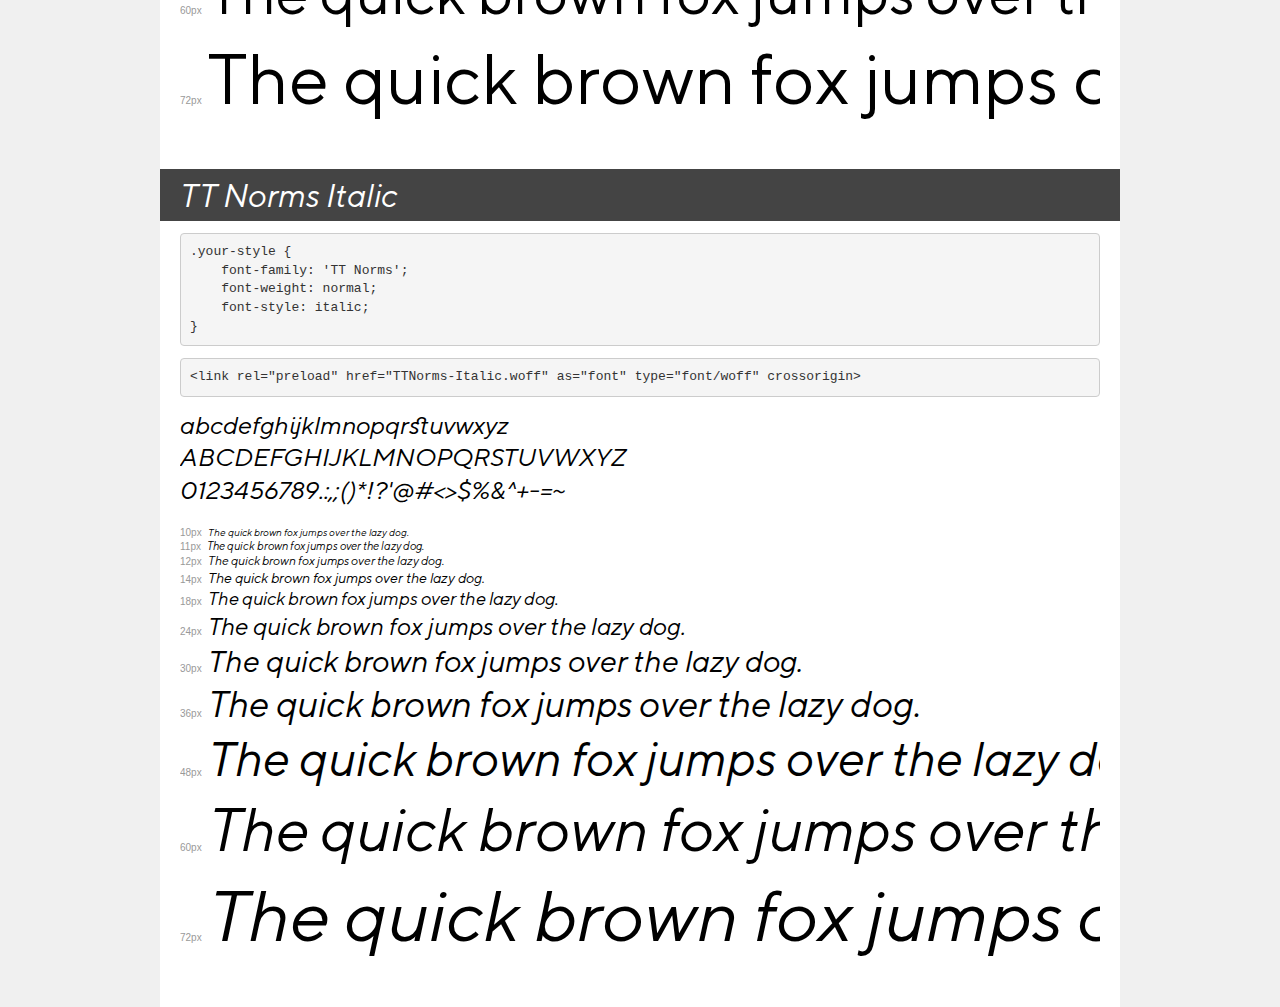
<file: fonts/demo.html>
<!DOCTYPE html>
<html lang="en">
<head>
    <meta charset="utf-8">
    <meta http-equiv="X-UA-Compatible" content="IE=edge">
    <meta name="viewport" content="width=device-width, initial-scale=1">
    <meta name="robots" content="noindex, noarchive">
    <meta name="format-detection" content="telephone=no">
    <title>Transfonter demo</title>
    <link href="stylesheet.css" rel="stylesheet">
    <style>
        /*
        http://meyerweb.com/eric/tools/css/reset/
        v2.0 | 20110126
        License: none (public domain)
        */
        html, body, div, span, applet, object, iframe,
        h1, h2, h3, h4, h5, h6, p, blockquote, pre,
        a, abbr, acronym, address, big, cite, code,
        del, dfn, em, img, ins, kbd, q, s, samp,
        small, strike, strong, sub, sup, tt, var,
        b, u, i, center,
        dl, dt, dd, ol, ul, li,
        fieldset, form, label, legend,
        table, caption, tbody, tfoot, thead, tr, th, td,
        article, aside, canvas, details, embed,
        figure, figcaption, footer, header, hgroup,
        menu, nav, output, ruby, section, summary,
        time, mark, audio, video {
            margin: 0;
            padding: 0;
            border: 0;
            font-size: 100%;
            font: inherit;
            vertical-align: baseline;
        }
        /* HTML5 display-role reset for older browsers */
        article, aside, details, figcaption, figure,
        footer, header, hgroup, menu, nav, section {
            display: block;
        }
        body {
            line-height: 1;
        }
        ol, ul {
            list-style: none;
        }
        blockquote, q {
            quotes: none;
        }
        blockquote:before, blockquote:after,
        q:before, q:after {
            content: '';
            content: none;
        }
        table {
            border-collapse: collapse;
            border-spacing: 0;
        }
        /* demo styles */
        body {
            background: #f0f0f0;
            color: #000;
        }
        .page {
            background: #fff;
            width: 920px;
            margin: 0 auto;
            padding: 20px 20px 0 20px;
            overflow: hidden;
        }
        .font-container {
            overflow-x: auto;
            overflow-y: hidden;
            margin-bottom: 40px;
            line-height: 1.3;
            white-space: nowrap;
            padding-bottom: 5px;
        }
        h1 {
            position: relative;
            background: #444;
            font-size: 32px;
            color: #fff;
            padding: 10px 20px;
            margin: 0 -20px 12px -20px;
        }
        .letters {
            font-size: 25px;
            margin-bottom: 20px;
        }
        .s10:before {
            content: '10px';
        }
        .s11:before {
            content: '11px';
        }
        .s12:before {
            content: '12px';
        }
        .s14:before {
            content: '14px';
        }
        .s18:before {
            content: '18px';
        }
        .s24:before {
            content: '24px';
        }
        .s30:before {
            content: '30px';
        }
        .s36:before {
            content: '36px';
        }
        .s48:before {
            content: '48px';
        }
        .s60:before {
            content: '60px';
        }
        .s72:before {
            content: '72px';
        }
        .s10:before, .s11:before, .s12:before, .s14:before,
        .s18:before, .s24:before, .s30:before, .s36:before,
        .s48:before, .s60:before, .s72:before {
            font-family: Arial, sans-serif;
            font-size: 10px;
            font-weight: normal;
            font-style: normal;
            color: #999;
            padding-right: 6px;
        }
        pre {
            display: block;
            padding: 9px;
            margin: 0 0 12px;
            font-family: Monaco, Menlo, Consolas, "Courier New", monospace;
            font-size: 13px;
            line-height: 1.428571429;
            color: #333;
            font-weight: normal;
            font-style: normal;
            background-color: #f5f5f5;
            border: 1px solid #ccc;
            overflow-x: auto;
            border-radius: 4px;
        }
        /* responsive */
        @media (max-width: 959px) {
            .page {
                width: auto;
                margin: 0;
            }
        }
    </style>
</head>
<body>
<div class="page">
    <div class="demo">
        <h1 style="font-family: 'TT Norms'; font-weight: 500; font-style: italic;">TT Norms Medium Italic</h1>
        <pre title="Usage">.your-style {
    font-family: 'TT Norms';
    font-weight: 500;
    font-style: italic;
}</pre>
        <pre title="Preload (optional)">
&lt;link rel=&quot;preload&quot; href=&quot;TTNorms-MediumItalic.woff&quot; as=&quot;font&quot; type=&quot;font/woff&quot; crossorigin&gt;</pre>
        <div class="font-container" style="font-family: 'TT Norms'; font-weight: 500; font-style: italic;">
            <p class="letters">
                abcdefghijklmnopqrstuvwxyz<br>
ABCDEFGHIJKLMNOPQRSTUVWXYZ<br>
                0123456789.:,;()*!?'@#&lt;&gt;$%&^+-=~
            </p>
            <p class="s10" style="font-size: 10px;">The quick brown fox jumps over the lazy dog.</p>
            <p class="s11" style="font-size: 11px;">The quick brown fox jumps over the lazy dog.</p>
            <p class="s12" style="font-size: 12px;">The quick brown fox jumps over the lazy dog.</p>
            <p class="s14" style="font-size: 14px;">The quick brown fox jumps over the lazy dog.</p>
            <p class="s18" style="font-size: 18px;">The quick brown fox jumps over the lazy dog.</p>
            <p class="s24" style="font-size: 24px;">The quick brown fox jumps over the lazy dog.</p>
            <p class="s30" style="font-size: 30px;">The quick brown fox jumps over the lazy dog.</p>
            <p class="s36" style="font-size: 36px;">The quick brown fox jumps over the lazy dog.</p>
            <p class="s48" style="font-size: 48px;">The quick brown fox jumps over the lazy dog.</p>
            <p class="s60" style="font-size: 60px;">The quick brown fox jumps over the lazy dog.</p>
            <p class="s72" style="font-size: 72px;">The quick brown fox jumps over the lazy dog.</p>
        </div>
    </div>

    <div class="demo">
        <h1 style="font-family: 'TT Norms'; font-weight: 500; font-style: normal;">TT Norms Medium</h1>
        <pre title="Usage">.your-style {
    font-family: 'TT Norms';
    font-weight: 500;
    font-style: normal;
}</pre>
        <pre title="Preload (optional)">
&lt;link rel=&quot;preload&quot; href=&quot;TTNorms-Medium.woff&quot; as=&quot;font&quot; type=&quot;font/woff&quot; crossorigin&gt;</pre>
        <div class="font-container" style="font-family: 'TT Norms'; font-weight: 500; font-style: normal;">
            <p class="letters">
                abcdefghijklmnopqrstuvwxyz<br>
ABCDEFGHIJKLMNOPQRSTUVWXYZ<br>
                0123456789.:,;()*!?'@#&lt;&gt;$%&^+-=~
            </p>
            <p class="s10" style="font-size: 10px;">The quick brown fox jumps over the lazy dog.</p>
            <p class="s11" style="font-size: 11px;">The quick brown fox jumps over the lazy dog.</p>
            <p class="s12" style="font-size: 12px;">The quick brown fox jumps over the lazy dog.</p>
            <p class="s14" style="font-size: 14px;">The quick brown fox jumps over the lazy dog.</p>
            <p class="s18" style="font-size: 18px;">The quick brown fox jumps over the lazy dog.</p>
            <p class="s24" style="font-size: 24px;">The quick brown fox jumps over the lazy dog.</p>
            <p class="s30" style="font-size: 30px;">The quick brown fox jumps over the lazy dog.</p>
            <p class="s36" style="font-size: 36px;">The quick brown fox jumps over the lazy dog.</p>
            <p class="s48" style="font-size: 48px;">The quick brown fox jumps over the lazy dog.</p>
            <p class="s60" style="font-size: 60px;">The quick brown fox jumps over the lazy dog.</p>
            <p class="s72" style="font-size: 72px;">The quick brown fox jumps over the lazy dog.</p>
        </div>
    </div>

    <div class="demo">
        <h1 style="font-family: 'TT Norms'; font-weight: bold; font-style: normal;">TT Norms Bold</h1>
        <pre title="Usage">.your-style {
    font-family: 'TT Norms';
    font-weight: bold;
    font-style: normal;
}</pre>
        <pre title="Preload (optional)">
&lt;link rel=&quot;preload&quot; href=&quot;TTNorms-Bold.woff&quot; as=&quot;font&quot; type=&quot;font/woff&quot; crossorigin&gt;</pre>
        <div class="font-container" style="font-family: 'TT Norms'; font-weight: bold; font-style: normal;">
            <p class="letters">
                abcdefghijklmnopqrstuvwxyz<br>
ABCDEFGHIJKLMNOPQRSTUVWXYZ<br>
                0123456789.:,;()*!?'@#&lt;&gt;$%&^+-=~
            </p>
            <p class="s10" style="font-size: 10px;">The quick brown fox jumps over the lazy dog.</p>
            <p class="s11" style="font-size: 11px;">The quick brown fox jumps over the lazy dog.</p>
            <p class="s12" style="font-size: 12px;">The quick brown fox jumps over the lazy dog.</p>
            <p class="s14" style="font-size: 14px;">The quick brown fox jumps over the lazy dog.</p>
            <p class="s18" style="font-size: 18px;">The quick brown fox jumps over the lazy dog.</p>
            <p class="s24" style="font-size: 24px;">The quick brown fox jumps over the lazy dog.</p>
            <p class="s30" style="font-size: 30px;">The quick brown fox jumps over the lazy dog.</p>
            <p class="s36" style="font-size: 36px;">The quick brown fox jumps over the lazy dog.</p>
            <p class="s48" style="font-size: 48px;">The quick brown fox jumps over the lazy dog.</p>
            <p class="s60" style="font-size: 60px;">The quick brown fox jumps over the lazy dog.</p>
            <p class="s72" style="font-size: 72px;">The quick brown fox jumps over the lazy dog.</p>
        </div>
    </div>

    <div class="demo">
        <h1 style="font-family: 'TT Norms'; font-weight: normal; font-style: normal;">TT Norms Regular</h1>
        <pre title="Usage">.your-style {
    font-family: 'TT Norms';
    font-weight: normal;
    font-style: normal;
}</pre>
        <pre title="Preload (optional)">
&lt;link rel=&quot;preload&quot; href=&quot;TTNorms-Regular.woff&quot; as=&quot;font&quot; type=&quot;font/woff&quot; crossorigin&gt;</pre>
        <div class="font-container" style="font-family: 'TT Norms'; font-weight: normal; font-style: normal;">
            <p class="letters">
                abcdefghijklmnopqrstuvwxyz<br>
ABCDEFGHIJKLMNOPQRSTUVWXYZ<br>
                0123456789.:,;()*!?'@#&lt;&gt;$%&^+-=~
            </p>
            <p class="s10" style="font-size: 10px;">The quick brown fox jumps over the lazy dog.</p>
            <p class="s11" style="font-size: 11px;">The quick brown fox jumps over the lazy dog.</p>
            <p class="s12" style="font-size: 12px;">The quick brown fox jumps over the lazy dog.</p>
            <p class="s14" style="font-size: 14px;">The quick brown fox jumps over the lazy dog.</p>
            <p class="s18" style="font-size: 18px;">The quick brown fox jumps over the lazy dog.</p>
            <p class="s24" style="font-size: 24px;">The quick brown fox jumps over the lazy dog.</p>
            <p class="s30" style="font-size: 30px;">The quick brown fox jumps over the lazy dog.</p>
            <p class="s36" style="font-size: 36px;">The quick brown fox jumps over the lazy dog.</p>
            <p class="s48" style="font-size: 48px;">The quick brown fox jumps over the lazy dog.</p>
            <p class="s60" style="font-size: 60px;">The quick brown fox jumps over the lazy dog.</p>
            <p class="s72" style="font-size: 72px;">The quick brown fox jumps over the lazy dog.</p>
        </div>
    </div>

    <div class="demo">
        <h1 style="font-family: 'TT Norms'; font-weight: normal; font-style: italic;">TT Norms Italic</h1>
        <pre title="Usage">.your-style {
    font-family: 'TT Norms';
    font-weight: normal;
    font-style: italic;
}</pre>
        <pre title="Preload (optional)">
&lt;link rel=&quot;preload&quot; href=&quot;TTNorms-Italic.woff&quot; as=&quot;font&quot; type=&quot;font/woff&quot; crossorigin&gt;</pre>
        <div class="font-container" style="font-family: 'TT Norms'; font-weight: normal; font-style: italic;">
            <p class="letters">
                abcdefghijklmnopqrstuvwxyz<br>
ABCDEFGHIJKLMNOPQRSTUVWXYZ<br>
                0123456789.:,;()*!?'@#&lt;&gt;$%&^+-=~
            </p>
            <p class="s10" style="font-size: 10px;">The quick brown fox jumps over the lazy dog.</p>
            <p class="s11" style="font-size: 11px;">The quick brown fox jumps over the lazy dog.</p>
            <p class="s12" style="font-size: 12px;">The quick brown fox jumps over the lazy dog.</p>
            <p class="s14" style="font-size: 14px;">The quick brown fox jumps over the lazy dog.</p>
            <p class="s18" style="font-size: 18px;">The quick brown fox jumps over the lazy dog.</p>
            <p class="s24" style="font-size: 24px;">The quick brown fox jumps over the lazy dog.</p>
            <p class="s30" style="font-size: 30px;">The quick brown fox jumps over the lazy dog.</p>
            <p class="s36" style="font-size: 36px;">The quick brown fox jumps over the lazy dog.</p>
            <p class="s48" style="font-size: 48px;">The quick brown fox jumps over the lazy dog.</p>
            <p class="s60" style="font-size: 60px;">The quick brown fox jumps over the lazy dog.</p>
            <p class="s72" style="font-size: 72px;">The quick brown fox jumps over the lazy dog.</p>
        </div>
    </div>

</div>
</body>
</html>
</file>
<file: css/style.css>
.navbar{position:absolute;width:100%;margin:50px 0}@media (max-width:992px){.navbar{margin:20px 0 10px}}.navbar-nav .nav-item .nav-link{color:white;font-size:18px}.navbar-nav .nav-item .nav-link:hover{color:#F0145A}.navbar-nav{-webkit-box-align:center;-ms-flex-align:center;align-items:center}.navbar .navbar-toggler{border:0;margin:0 10px}.navbar .navbar-toggler-icon{background-image:url("data:image/svg+xml,%3csvg xmlns='http://www.w3.org/2000/svg' viewBox='0 0 30 30'%3e%3cpath stroke='rgba%28255, 255, 255, 1%29' stroke-linecap='round' stroke-miterlimit='10' stroke-width='2' d='M4 7h22M4 15h22M4 23h22'/%3e%3c/svg%3e")}.navbar .navbar-toggler:focus{-webkit-box-shadow:none;box-shadow:none}@media (max-width:992px){.navbar .navbar-toggler{-webkit-box-ordinal-group:4;-ms-flex-order:3;order:3}}.navbar-language{display:-webkit-box;display:-ms-flexbox;display:flex}.navbar-language-item{font-size:12px;color:white;letter-spacing:1px;font-weight:700;text-decoration:none;padding:5px 6px;border-radius:8px}.navbar-language-item.active{background-color:#F0145A}.navbar-language-item:hover{color:white;-webkit-transition:0.3s;transition:0.3s}.navbar .navbar-container{-ms-flex-wrap:wrap;flex-wrap:wrap}.navbar-brand{-webkit-box-ordinal-group:2;-ms-flex-order:1;order:1;height:63px}.navbar-brand img{height:63px}@media (max-width:992px){.navbar-brand{-webkit-box-ordinal-group:3;-ms-flex-order:2;order:2;margin:20px 10px}.navbar-brand img{width:70%}}.navbar-top{-webkit-box-ordinal-group:3;-ms-flex-order:2;order:2;width:80%;display:-webkit-box;display:-ms-flexbox;display:flex;-webkit-box-pack:end;-ms-flex-pack:end;justify-content:flex-end;margin-bottom:auto;-webkit-box-align:center;-ms-flex-align:center;align-items:center}@media (max-width:992px){.navbar-top{-webkit-box-ordinal-group:2;-ms-flex-order:1;order:1;width:100%;-webkit-box-pack:justify;-ms-flex-pack:justify;justify-content:space-between;margin:0px 10px}}.navbar-collapse{-webkit-box-ordinal-group:4;-ms-flex-order:3;order:3;margin-top:-40px}.navbar-address,.navbar-phone{color:white;text-decoration:none;margin:0 7px}.navbar-phone:hover{color:white;-webkit-transition:0.3s;transition:0.3s}.navbar-social{position:relative;margin-left:10px}.navbar-address:after{content:"";display:inline-block;width:8px;height:8px;background-color:#E6E6F0;border-radius:120%;vertical-align:baseline;margin-left:13px}@media (max-width:992px){.navbar-address:after{display:none}}.navbar-phone:after{content:"";display:inline-block;width:8px;height:8px;background-color:#E6E6F0;border-radius:120%;vertical-align:baseline;margin-left:13px}@media (max-width:992px){.navbar-phone:after{display:none}}@media (max-width:992px){.navbar-address,.navbar-social{display:none}.navbar-phone{font-weight:bold}.navbar-language-item,.navbar-phone{color:#C4C4C4}.navbar-language-item:first-of-type{color:white}.navbar-collapse{margin-top:0px}}.second-page .navbar{position:static}.second-page .navbar-toggler{margin:0}.second-page .navbar-toggler-icon{background-image:url("data:image/svg+xml,%3csvg xmlns='http://www.w3.org/2000/svg' viewBox='0 0 30 30'%3e%3cpath stroke='rgba%280, 0, 0, 1%29' stroke-linecap='round' stroke-miterlimit='10' stroke-width='2' d='M4 7h22M4 15h22M4 23h22'/%3e%3c/svg%3e")}@media (max-width:992px){.second-page .navbar .navbar-brand{width:50%;margin:20px 0}.second-page .navbar .navbar-brand img{width:50%}}.second-page .navbar .nav-link{color:#24A3FF}.second-page .navbar .nav-link:hover{color:#F0145A}.second-page .navbar .nav-link-active{margin:6px;color:#F0145A;-webkit-text-decoration-line:underline;text-decoration-line:underline;text-underline-offset:5px;text-decoration-thickness:2px}.second-page .navbar-top{width:64%}@media (max-width:992px){.second-page .navbar-top{width:100%;margin:auto 0}}.second-page .navbar-top a,.second-page .navbar-top p{color:#B3B3BA}.second-page .navbar-top .navbar-language .active{color:white}.second-page .navbar-top .navbar-nav .nav-item .nav-link{color:#24A3FF}.second-page .navbar-brand-more{font-size:38px}.second-page .navbar-brand-more:after,.second-page .navbar-brand-more:before{content:"";background-image:url(../img/logo-slash.svg);display:inline-block;width:21px;height:46px;background-size:contain;background-repeat:no-repeat;vertical-align:middle}.second-page .navbar-brand-more:after{background-image:url(../img/logo-symbol.svg);width:41px}@media (max-width:1280px){.second-page .navbar-brand-more{font-size:19px}.second-page .navbar-brand-more:after,.second-page .navbar-brand-more:before{height:25px}.second-page .navbar-brand-more:before{width:10px}.second-page .navbar-brand-more .navbar-brand,.second-page .navbar-brand-more img{width:90%}}footer{background-color:#F5F5FA;font-family:"TT Norms"}.footer-separator{border-top:4px solid #E6E6F0}.map-address{display:-webkit-box;display:-ms-flexbox;display:flex;-webkit-box-orient:horizontal;-webkit-box-direction:normal;-ms-flex-direction:row;flex-direction:row;padding:30px 0 20px}@media (max-width:992px){.map-address{-webkit-box-orient:vertical;-webkit-box-direction:normal;-ms-flex-direction:column;flex-direction:column;-webkit-box-align:center;-ms-flex-align:center;align-items:center}}.map-address .footer-navbar-address{font-size:16px;font-weight:700;line-height:19px;color:#46466E}.map-address .look-at-map{text-decoration:none;font-weight:700;font-size:12px;line-height:19px;letter-spacing:1px;color:#24A3FF;text-transform:uppercase}.map-address .look-at-map:before{content:"";display:inline-block;width:8px;height:8px;background-color:#B3B3BA;border-radius:120%;vertical-align:baseline;margin:0px 10px 0 30px}.footer-links{display:-webkit-box;display:-ms-flexbox;display:flex;padding:0 0 40px;-webkit-box-align:center;-ms-flex-align:center;align-items:center}@media (max-width:992px){.footer-links{-webkit-box-orient:vertical;-webkit-box-direction:normal;-ms-flex-direction:column;flex-direction:column;gap:20px;padding:0px}.footer-links .footer-navbar-phone:before{display:none}.footer-links .footer-navbar-phone:after{display:none}}.footer-navbar-phone{text-decoration:none;color:#46466E;font-weight:700;font-size:16px;line-height:19px}.footer-navbar-phone:hover{color:#46466E}.footer-navbar-phone:before{content:"";display:inline-block;width:8px;height:8px;background-color:#B3B3BA;border-radius:120%;vertical-align:baseline;margin:0px 5px 0px}.footer-navbar-phone:after{content:"";display:inline-block;width:8px;height:8px;background-color:#B3B3BA;border-radius:120%;vertical-align:baseline;margin:0px 10px 0px}.e-mail{text-decoration:none;font-size:16px;font-weight:700;line-height:19px;color:#24A3FF}.e-mail:hover{color:#24A3FF}.rights{display:-webkit-box;display:-ms-flexbox;display:flex;-webkit-box-pack:end;-ms-flex-pack:end;justify-content:flex-end;max-width:100%}@media (max-width:992px){.rights{-webkit-box-pack:center;-ms-flex-pack:center;justify-content:center;text-align:center}}.rights .all-rights{color:#B3B3BA;padding:32px 0 0;font-size:16px;line-height:19px;font-weight:400}@media (max-width:992px){.rights .all-rights{padding:20px 0 0}}@media (max-width:992px){.map-address .look-at-map:before{display:none}}@font-face{font-family:"TT Norms";src:url("../fonts/TTNorms-Bold.woff") format("woff"),url("../fonts/TTNorms-Bold.ttf") format("truetype");font-weight:bold;font-style:normal;font-display:swap}@font-face{font-family:"TT Norms";src:url("../fonts/TTNorms-Italic.woff") format("woff"),url("../fonts/TTNorms-Italic.ttf") format("truetype");font-weight:normal;font-style:italic;font-display:swap}@font-face{font-family:"TT Norms";src:url("../fonts/TTNorms-Medium.woff") format("woff"),url("../fonts/TTNorms-Medium.ttf") format("truetype");font-weight:500;font-style:normal;font-display:swap}@font-face{font-family:"TT Norms";src:url("../fonts/TTNorms-MediumItalic.woff") format("woff"),url("../fonts/TTNorms-MediumItalic.ttf") format("truetype");font-weight:500;font-style:italic;font-display:swap}@font-face{font-family:"TT Norms";src:url("../fonts/TTNorms-Regular.woff") format("woff"),url("../fonts/TTNorms-Regular.ttf") format("truetype");font-weight:normal;font-style:normal;font-display:swap}body{font-family:"TT Norms",sans-serif;-webkit-hyphens:auto;-ms-hyphens:auto;hyphens:auto;display:-webkit-box;display:-ms-flexbox;display:flex;-webkit-box-orient:vertical;-webkit-box-direction:normal;-ms-flex-direction:column;flex-direction:column;min-height:100vh}.all-wrap{-webkit-box-flex:1;-ms-flex-positive:1;flex-grow:1}.intro-sect{background:linear-gradient(42.01deg,#323264 14.33%,#323264 51.39%,#7A425E 87.53%);padding:180px 0}.carousel{margin:40px 0 80px}.carousel-indicators{bottom:-60px}.carousel-indicators [data-bs-target]{background-color:#24A3FF;width:16px;height:16px;border-radius:50%;margin:0 7px}.carousel-item img{width:100%;height:100%}.carousel-info{color:#B3B3BA}.carousel .upper-text-link{text-decoration:none}.carousel .upper-text{color:#24A3FF}.carousel .upper-text:after{content:">";display:inline-block;width:12px;height:12px;padding-left:5px}@media (max-width:768px){.carousel .img-reverse{-webkit-box-orient:vertical;-webkit-box-direction:reverse;-ms-flex-direction:column-reverse;flex-direction:column-reverse;position:relative}.carousel-item{padding:10px}}@media (max-width:460px){.carousel-item img{width:60px;height:60px;border-radius:120%;position:absolute;bottom:5%}.carousel-info{display:-webkit-box;display:-ms-flexbox;display:flex;-webkit-box-orient:vertical;-webkit-box-direction:normal;-ms-flex-direction:column;flex-direction:column;padding-left:100px}}.home-carousel .carousel-item{background-color:#F5F5FA;border-radius:12px}@media (max-width:768px){.home-carousel .carousel-item{border-radius:0px}}.clients-container{display:-ms-grid;display:grid;-ms-grid-columns:(1fr)[4];grid-template-columns:repeat(4,1fr)}.clients-container img{width:100%}@media (max-width:1280px){.clients-container{-ms-grid-columns:(1fr)[3];grid-template-columns:repeat(3,1fr)}}@media (max-width:768px){.clients-container{-ms-grid-columns:(1fr)[2];grid-template-columns:repeat(2,1fr)}}@media (max-width:576px){.clients-container{-ms-grid-columns:(1fr)[1];grid-template-columns:repeat(1,1fr)}}.section-heading{color:#F0145A;max-width:790px;margin:20px 10px 80px;font-weight:700;line-height:50px;font-size:42px}@media (max-width:992px){.section-heading{margin:0;font-size:32px;line-height:40px}}.info-img img{width:100%}.info-text-section{display:-webkit-box;display:-ms-flexbox;display:flex;-webkit-box-pack:justify;-ms-flex-pack:justify;justify-content:space-between;-webkit-box-align:center;-ms-flex-align:center;align-items:center;margin:20px 0 40px}.info-text-section p{margin:0}.info-text-section a{text-decoration:none}.info-text-section .info-name{color:#323264;font-size:18px;font-family:"TTNorms-Bold",sans-serif;font-weight:700}.info-text-section .info-role{color:#B3B3BA;font-size:16px;font-family:"TT Norms",sans-serif}.info-text-section .open-link img{max-width:100%}@media (max-width:576px){.row-gap{gap:20px}.team-row{display:-webkit-box;display:-ms-flexbox;display:flex;gap:10px}.info-text-section{-webkit-box-orient:vertical;-webkit-box-direction:normal;-ms-flex-direction:column;flex-direction:column;-webkit-box-pack:end;-ms-flex-pack:end;justify-content:flex-end;-webkit-box-align:start;-ms-flex-align:start;align-items:flex-start;margin:0;width:50%}.info-text-section .info-name{font-size:14px}.info-text-section .info-role{font-size:12px}.info-text-section .open-link img{width:22px}.info-img{display:-webkit-box;display:-ms-flexbox;display:flex;width:50%}.info-img img{width:100%;-ms-flex-item-align:end;align-self:flex-end}.section-heading{margin:20px auto}}.contacts-map{width:100%;height:600px;display:block}.swiper-container{position:relative}.swiper-container .logo-slider-pagination{bottom:-50px}.swiper-container .logo-slider-pagination .swiper-pagination-bullet{background:#24A3FF;width:16px;height:16px;margin:0 7px}.about-slider-sect{background-color:#F5F5FA;padding:30px 0 75px;border-radius:12px 12px 0 0}.about-slider-sect .slider-heading{font-family:"TT Norms";font-size:14px;font-weight:700;line-height:16px;text-transform:uppercase;text-align:center;color:#46466E;padding:0px 0px 14px 0px}.about-slider-sect .swiper-slide{background-color:white;text-align:center;border-radius:12px;padding:25px}.about-slider-sect .swiper-slide img{max-width:100%}@media (max-width:1280px){.about-slider-sect .swiper-slide img{max-height:40px}}@media (max-width:992px){.about-slider-sect .swiper-slide img{max-height:30px}}.about-achievements-items{display:-webkit-box;display:-ms-flexbox;display:flex;-webkit-box-orient:vertical;-webkit-box-direction:normal;-ms-flex-direction:column;flex-direction:column;-webkit-box-align:center;-ms-flex-align:center;align-items:center;padding:0 0 100px 0}@media (max-width:765px){.about-achievements-items{padding:0 0 60px 0}.about-achievements-items .about-item:first-of-type{padding-top:10px}}@media (max-width:540px){.about-achievements-items{padding:0 0 35px 0}}.about-section-heading{margin:0 0 20px;max-width:640px}.about-achievements-text{max-width:640px;font-family:"TT Norms";font-size:21px;font-weight:normal;line-height:30px}.bordered{-webkit-box-align:start;-ms-flex-align:start;align-items:flex-start;border-left:4px solid #E6E6F0;gap:40px}@media (max-width:768px){.bordered{border-left:0;border-top:4px solid #E6E6F0}}.about-achievements-items .about-item{color:#323264;padding:0 18px;font-size:18px;font-weight:normal;line-height:21px}.about-achievements-items .about-item-text{margin:0}.about-team-sect{width:100%;background-image:url(../img/about/team-banner.png);background-repeat:no-repeat;background-size:cover}.about-team-sect .heading-wrap{display:-webkit-box;display:-ms-flexbox;display:flex;-webkit-box-pack:center;-ms-flex-pack:center;justify-content:center}.about-team-sect .about-team-heading{margin:auto auto;padding:160px 0;font-family:"TT Norms";font-size:96px;line-height:113px;letter-spacing:63px;color:#ffffff;opacity:0.8;text-align:center;text-transform:uppercase}@media (max-width:992px){.about-team-sect .about-team-heading{font-size:75px;line-height:40px;letter-spacing:40px}}@media (max-width:768px){.about-team-sect .about-team-heading{font-size:40px;letter-spacing:40px}}@media (max-width:540px){.about-team-sect .about-team-heading{font-size:32px;letter-spacing:20px}}.wrap-about-sect{padding:90px 0}@media (max-width:540px){.wrap-about-sect{padding:20px 0}}.width-section-heading{max-width:415px}.team-member{display:-webkit-box;display:-ms-flexbox;display:flex;-webkit-box-pack:end;-ms-flex-pack:end;justify-content:flex-end}@media (max-width:768px){.team-member{-webkit-box-pack:start;-ms-flex-pack:start;justify-content:flex-start;margin:0 0 20px}}.team-member-img{max-height:500px}@media (max-width:992px){.team-member-img{width:100%}}@media (max-width:768px){.team-member-img{max-width:335px}}.member-role{color:#B3B3BA;font-family:"TT Norms";font-size:16px}.team-email{font-weight:400;line-height:22px}.team-email:before{content:"";display:inline-block;width:8px;height:8px;background-color:#E6E6F0;border-radius:120%;vertical-align:baseline;margin:0 10px}@media (max-width:992px){.team-email:before{display:none}}.team-email:after{content:"";display:inline-block;width:8px;height:8px;background-color:#E6E6F0;border-radius:120%;vertical-align:baseline;margin:0 10px}@media (max-width:992px){.team-email:after{display:none}}.linkedin{text-decoration:none;color:#24A3FF;font-size:16px}.linkedin:hover{color:#24A3FF}.team-member-heading{margin:30px 0 0}@media (max-width:992px){.team-member-heading{margin:0}}.team-member-links{padding:10px 0 20px 0;display:-webkit-box;display:-ms-flexbox;display:flex}@media (max-width:992px){.team-member-links{-webkit-box-orient:vertical;-webkit-box-direction:normal;-ms-flex-direction:column;flex-direction:column;gap:10px}}.team-member-info{padding:40px 0 80px 0;border-top:4px solid #E6E6F0;display:-webkit-box;display:-ms-flexbox;display:flex;-webkit-box-orient:vertical;-webkit-box-direction:normal;-ms-flex-direction:column;flex-direction:column;gap:40px}@media (max-width:992px){.team-member-info{padding:20px 0 40px 0}}.team-member-info .text-item-1{max-width:575px}.team-member-info .team-member-text{font-size:18px;line-height:22px;margin:0}.team-member-info .team-member-text:first-of-type{margin:0 0 16px}.team-member-info .member-heading{color:#323264;font-weight:700;font-size:18px;line-height:22px;margin:0;padding:0 0 12px;text-transform:uppercase}.contact-sect{margin:0 0 80px}@media (max-width:540px){.contact-sect{margin:0}}.contact-info-wrap{display:-webkit-box;display:-ms-flexbox;display:flex;-webkit-box-align:center;-ms-flex-align:center;align-items:center;-webkit-box-pack:center;-ms-flex-pack:center;justify-content:center;height:100%}@media (max-width:992px){.contact-info-wrap{margin-top:50px}}.contact-info{display:-webkit-box;display:-ms-flexbox;display:flex;-webkit-box-orient:vertical;-webkit-box-direction:normal;-ms-flex-direction:column;flex-direction:column;width:414px}.contact-info .contact-info-item{width:100%}.contact-info .contact-info-item .item-wrap{padding:40px 0 20px;margin:0}.contact-info .contact-info-item .item-wrap-email{padding:0 0 40px;margin:0}.contact-info .contact-info-item .contact-info-address{font-size:21px;line-height:30px;color:#323264;max-width:207px;margin:0 0 20px}.contact-info .contact-info-item .contact-info-phone{color:#323264;text-decoration:none}.contact-info .contact-info-item:last-of-type{display:-webkit-box;display:-ms-flexbox;display:flex;gap:10px;margin:20px 0 0}.contact-info .contact-info-item:nth-child(2){border-top:4px solid #E6E6F0;border-bottom:4px solid #E6E6F0}.contact-info .contact-info-item .contact-social-text{width:123px;font-size:14px;font-weight:700;line-height:16px;letter-spacing:1px;color:#24A3FF;padding:5px 0px 0px}.form-container{display:-webkit-box;display:-ms-flexbox;display:flex;-webkit-box-orient:vertical;-webkit-box-direction:normal;-ms-flex-direction:column;flex-direction:column;max-width:527px;padding:20px 20px;background-color:#F5F5FA;border-radius:12px}@media (max-width:992px){.form-container{margin:100px auto}}.form-container .form-heading{font-size:32px;line-height:38px;margin:0 0 20px}.form-container .contact-form input{padding:10px 10px}.form-container .contact-form input::-webkit-input-placeholder{color:lightgrey;font-size:18px;line-height:26px}.form-container .contact-form input::-moz-placeholder{color:lightgrey;font-size:18px;line-height:26px}.form-container .contact-form input:-ms-input-placeholder{color:lightgrey;font-size:18px;line-height:26px}.form-container .contact-form input::-ms-input-placeholder{color:lightgrey;font-size:18px;line-height:26px}.form-container .contact-form input::placeholder{color:lightgrey;font-size:18px;line-height:26px}.form-container .contact-form textarea::-webkit-input-placeholder{color:lightgrey;font-size:18px;line-height:26px}.form-container .contact-form textarea::-moz-placeholder{color:lightgrey;font-size:18px;line-height:26px}.form-container .contact-form textarea:-ms-input-placeholder{color:lightgrey;font-size:18px;line-height:26px}.form-container .contact-form textarea::-ms-input-placeholder{color:lightgrey;font-size:18px;line-height:26px}.form-container .contact-form textarea::placeholder{color:lightgrey;font-size:18px;line-height:26px}.form-container .form-label{font-size:14px;line-height:16px;letter-spacing:1px;font-weight:700;color:#B3B3BA;text-transform:uppercase;margin:14px 0 10px}.form-container .form-control{border-radius:8px;border:0}.form-container .form-area-message{resize:none}.form-container .btn-wrapper{display:-webkit-box;display:-ms-flexbox;display:flex;-webkit-box-pack:center;-ms-flex-pack:center;justify-content:center;margin:20px 0}.form-container .btn-wrapper .form-btn{font-size:14px;line-height:16px;width:250px;padding:17px;border-radius:12px;background-color:#24A3FF;border:1px solid #24A3FF;box-shadow:2px 2px 9px 4px rgba(35,163,255,0.5);-webkit-box-shadow:2px 2px 9px 4px rgba(35,163,255,0.5);-moz-box-shadow:2px 2px 9px 4px rgba(35,163,255,0.5);-webkit-transition:0.3s;transition:0.3s}.form-container .btn-wrapper .form-btn:hover{background-color:#F0145A;border:1px solid #F0145A;box-shadow:2px 2px 9px 4px rgba(240,20,90,0.5);-webkit-box-shadow:2px 2px 9px 4px rgba(240,20,90,0.5);-moz-box-shadow:2px 2px 9px 4px rgba(240,20,90,0.5)}
</file>
<file: fonts/stylesheet.css>
@font-face {
    font-family: 'TT Norms';
    src: url('TTNorms-MediumItalic.woff') format('woff'),
        url('TTNorms-MediumItalic.ttf') format('truetype');
    font-weight: 500;
    font-style: italic;
    font-display: swap;
}

@font-face {
    font-family: 'TT Norms';
    src: url('TTNorms-Medium.woff') format('woff'),
        url('TTNorms-Medium.ttf') format('truetype');
    font-weight: 500;
    font-style: normal;
    font-display: swap;
}

@font-face {
    font-family: 'TT Norms';
    src: url('TTNorms-Bold.woff') format('woff'),
        url('TTNorms-Bold.ttf') format('truetype');
    font-weight: bold;
    font-style: normal;
    font-display: swap;
}

@font-face {
    font-family: 'TT Norms';
    src: url('TTNorms-Regular.woff') format('woff'),
        url('TTNorms-Regular.ttf') format('truetype');
    font-weight: normal;
    font-style: normal;
    font-display: swap;
}

@font-face {
    font-family: 'TT Norms';
    src: url('TTNorms-Italic.woff') format('woff'),
        url('TTNorms-Italic.ttf') format('truetype');
    font-weight: normal;
    font-style: italic;
    font-display: swap;
}
</file>
